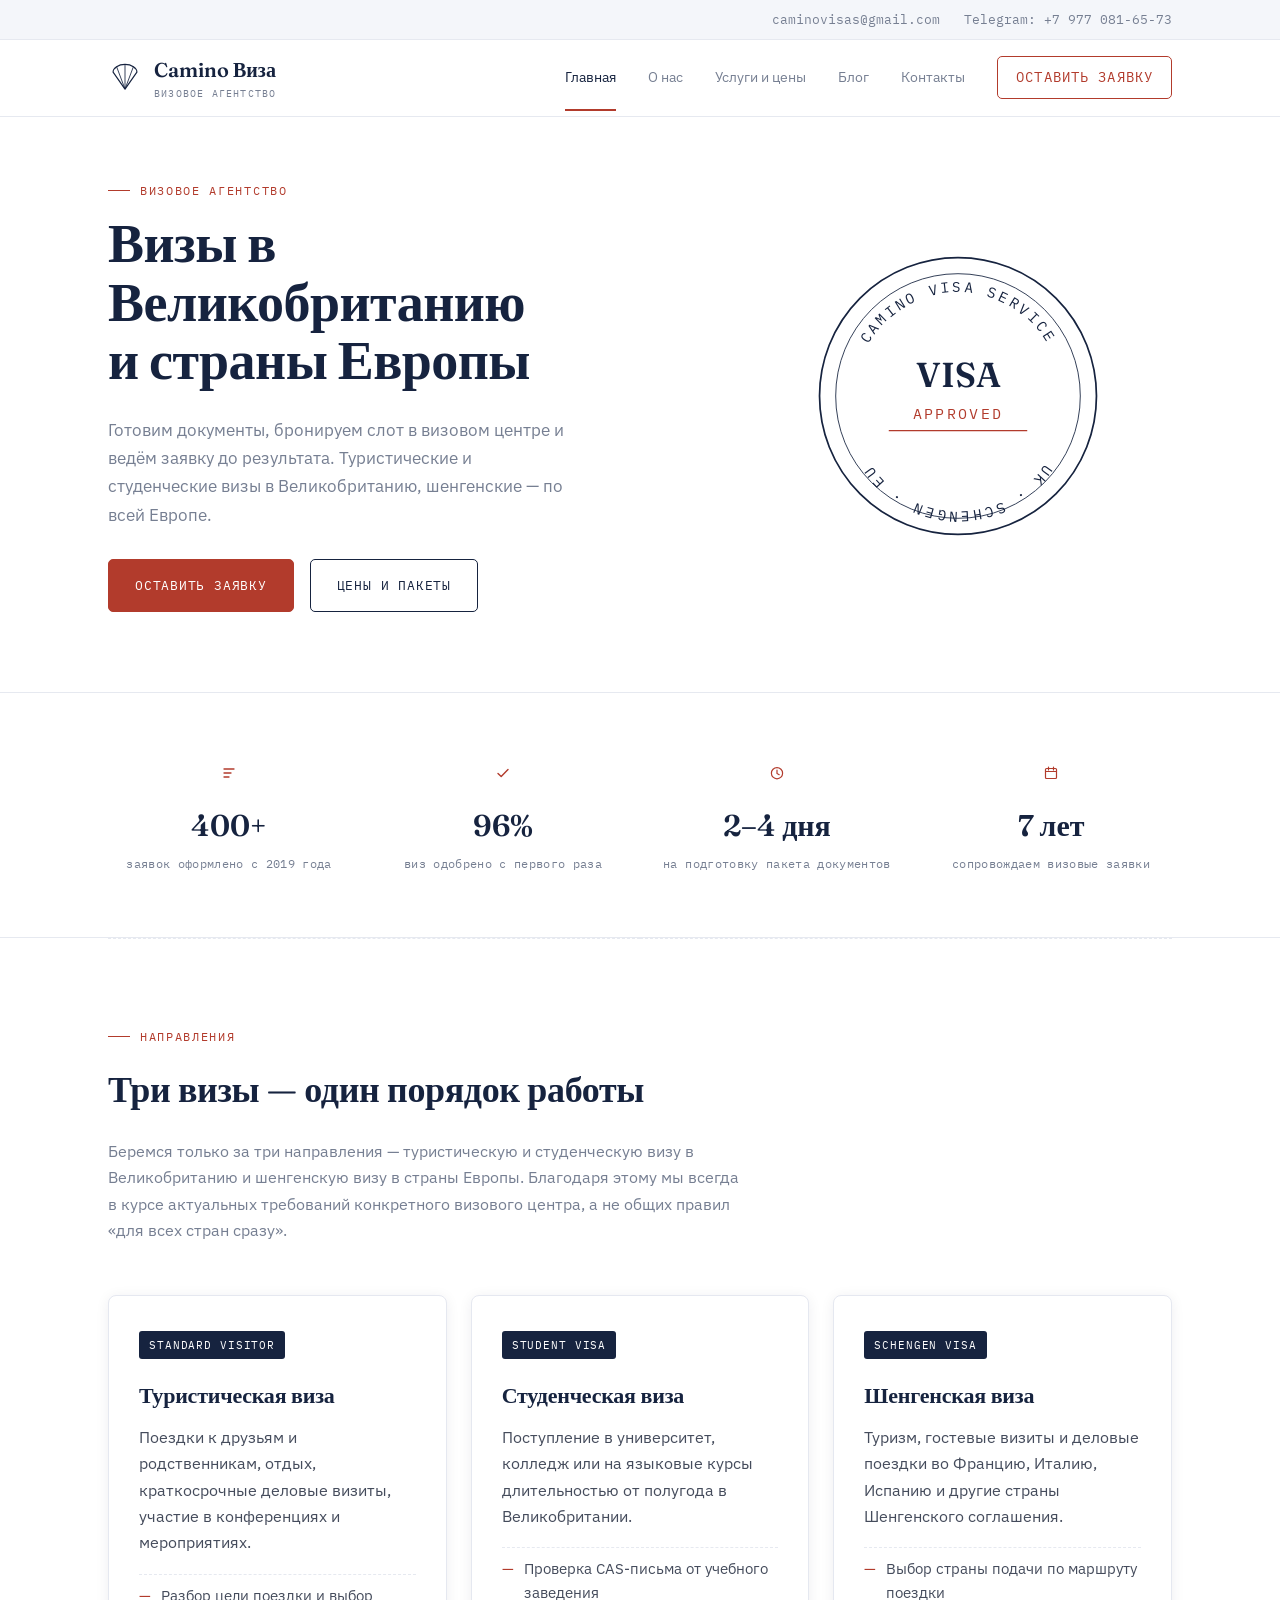
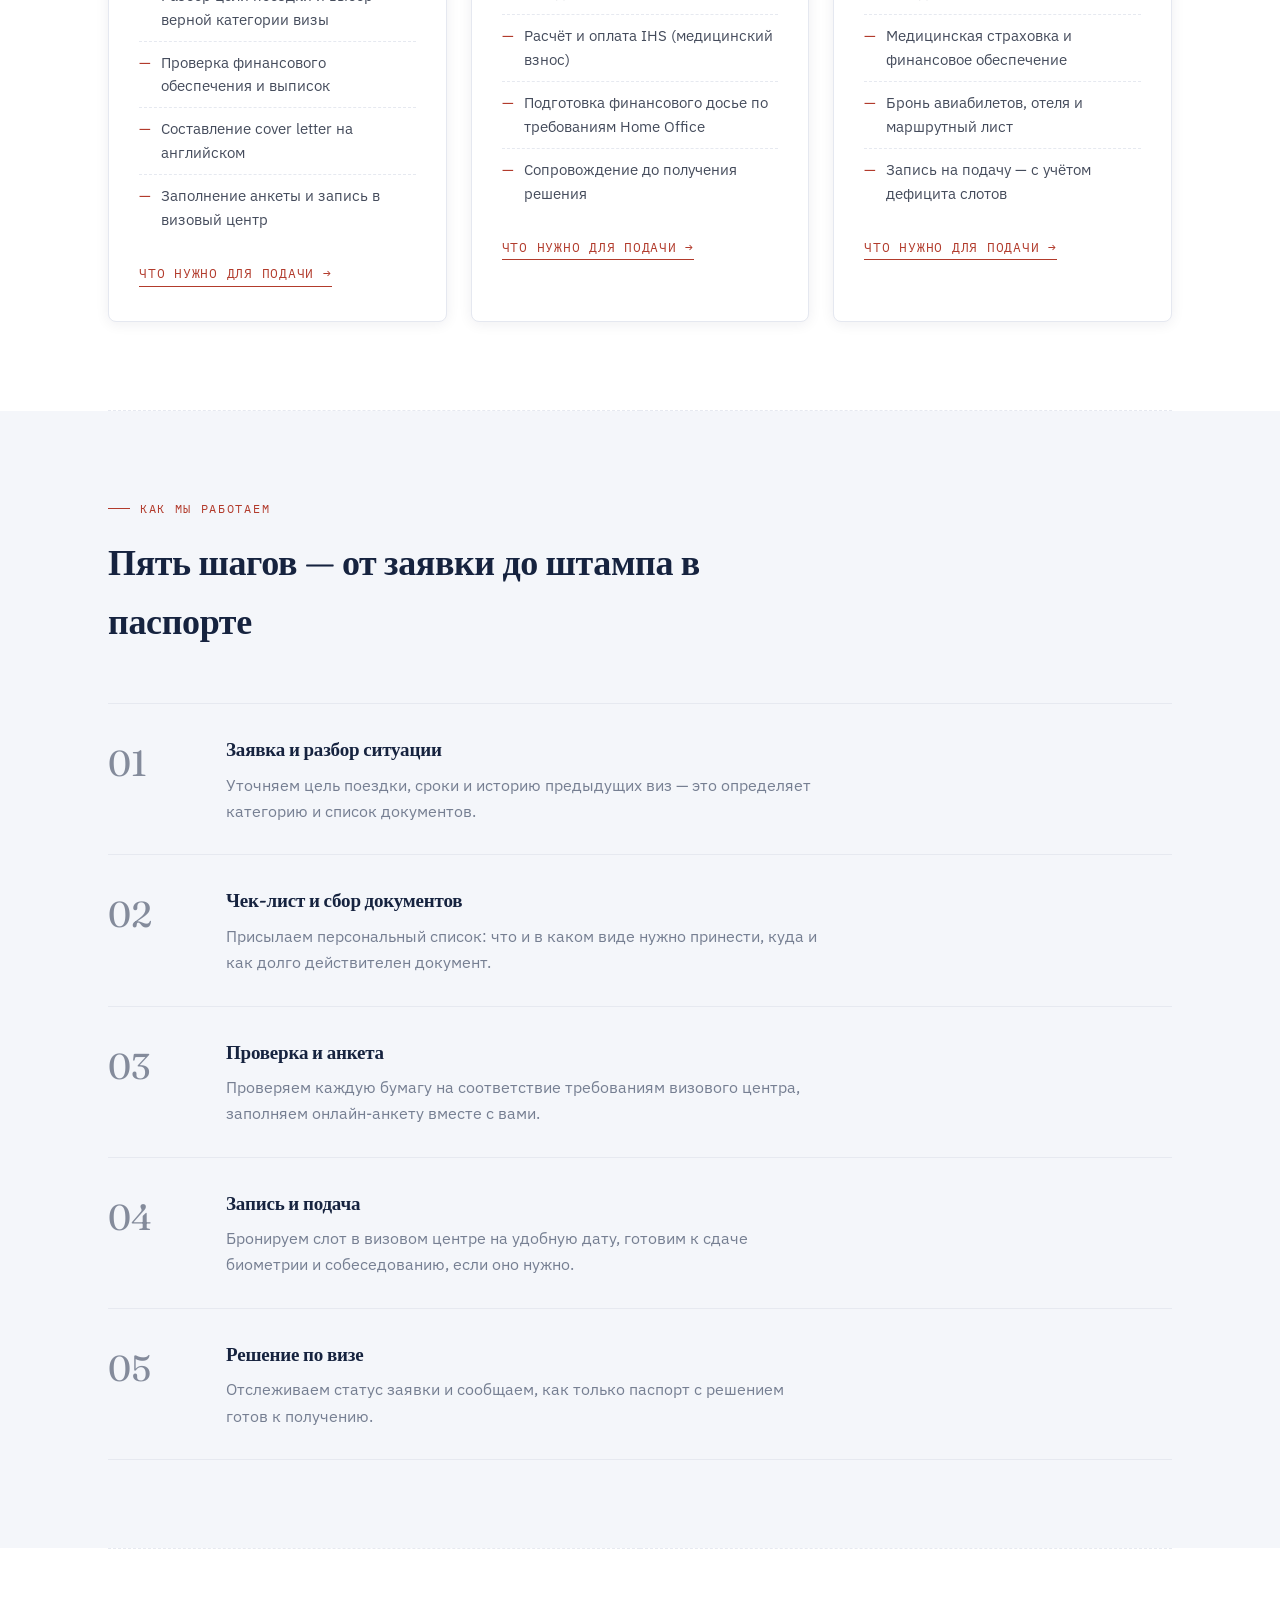
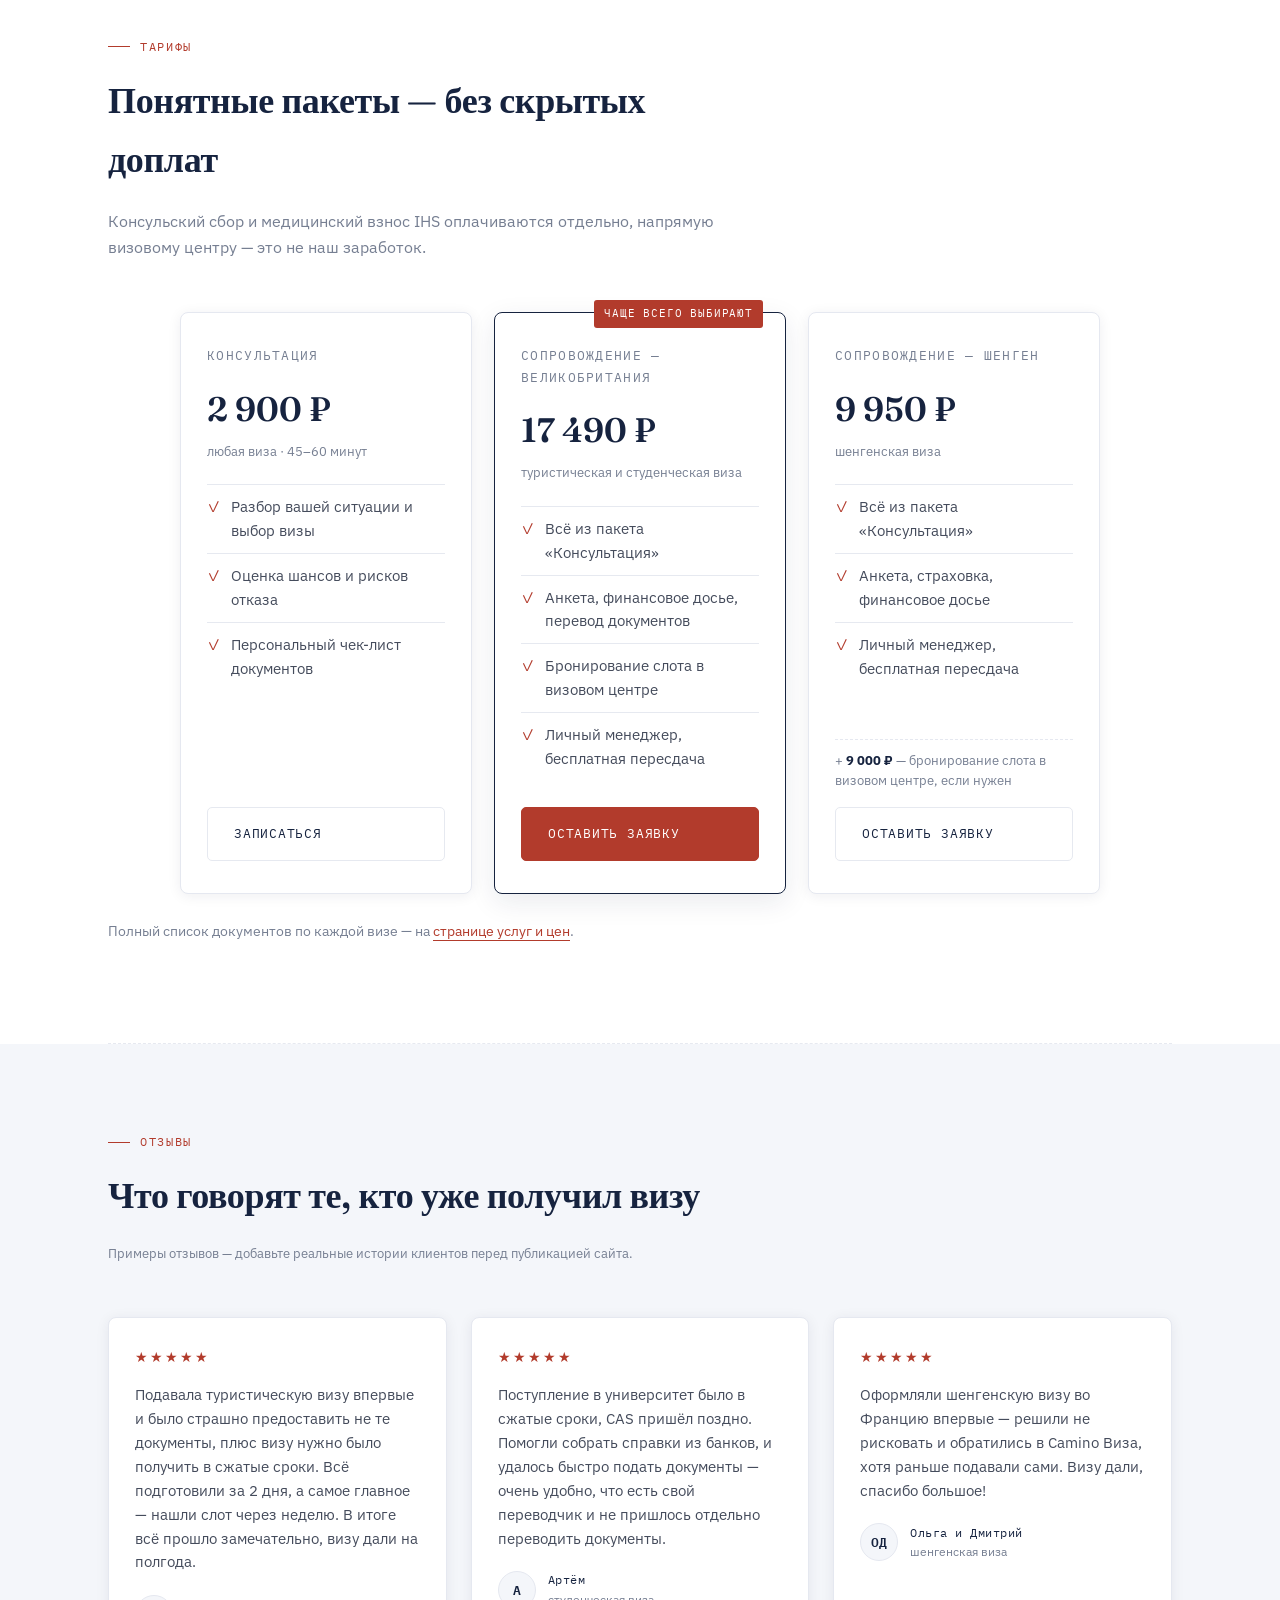
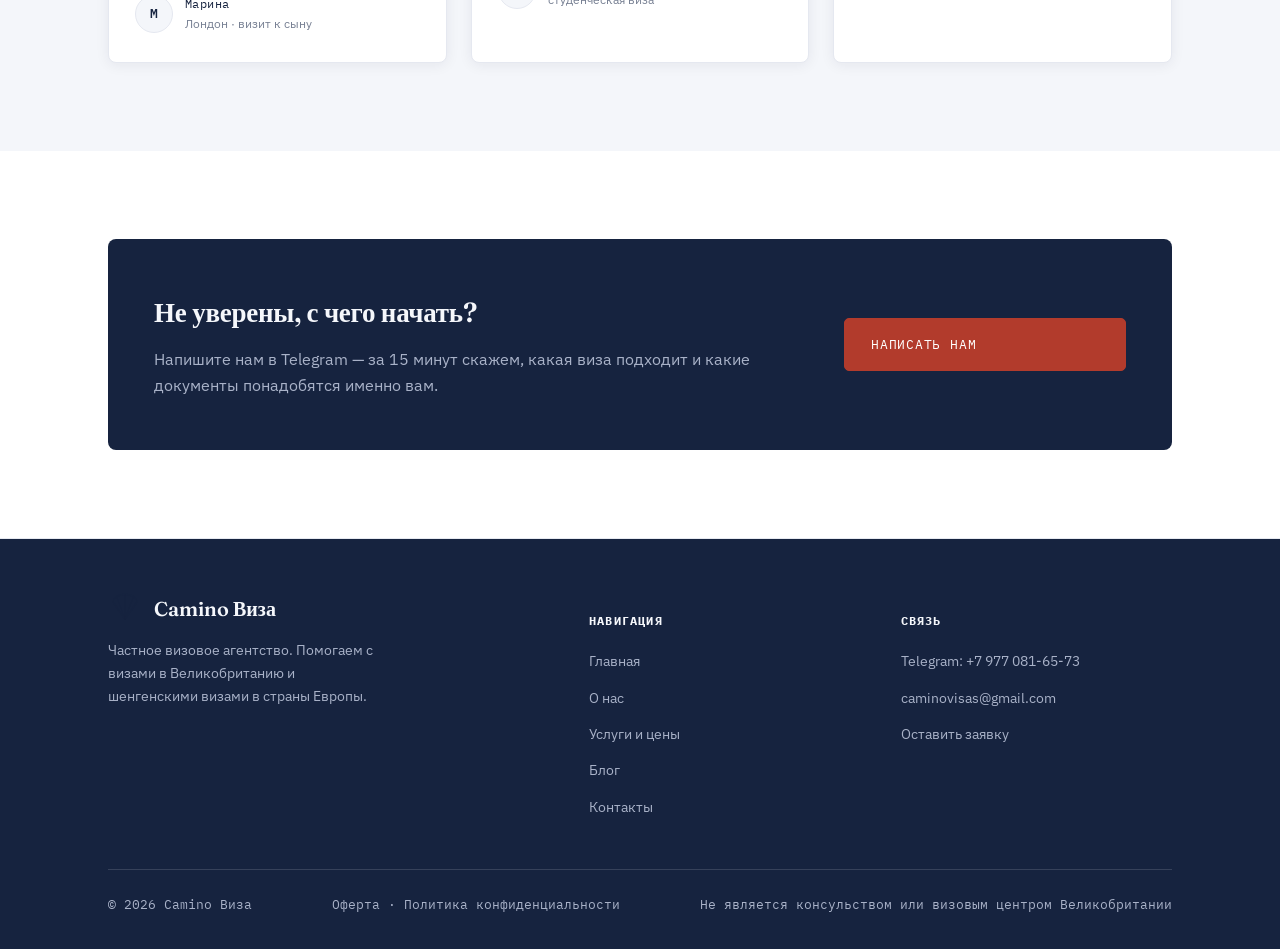
<file: index.html>
<!DOCTYPE html>
<html lang="ru">
<head>
<!-- Google tag (gtag.js) -->
<script async src="https://www.googletagmanager.com/gtag/js?id=AW-18080036248"></script>
<script>
  window.dataLayer = window.dataLayer || [];
  function gtag(){dataLayer.push(arguments);}
  gtag('js', new Date());

  gtag('config', 'AW-18080036248');
</script>
<meta charset="UTF-8">
<meta name="viewport" content="width=device-width, initial-scale=1.0">
<title>Camino Виза — визы в Великобританию и Шенген под ключ</title>
<meta name="description" content="Туристические и студенческие визы в Великобританию, а также шенгенские визы в страны Европы. Проверка документов, заполнение анкеты, запись в визовый центр — без ошибок и лишних поездок.">
<link rel="canonical" href="https://caminovisa.ru/index.html">
<meta property="og:type" content="website">
<meta property="og:title" content="Camino Виза — визы в Великобританию и Шенген под ключ">
<meta property="og:description" content="Туристические и студенческие визы в Великобританию, а также шенгенские визы в страны Европы.">
<link rel="preconnect" href="https://fonts.googleapis.com">
<link rel="stylesheet" href="style.css">
</head>
<body>

<div class="topbar">
  <div class="container">
    <a href="mailto:caminovisas@gmail.com">caminovisas@gmail.com</a>
    <a href="https://t.me/+79770816573">Telegram: +7 977 081-65-73</a>
  </div>
</div>

<header class="site-header">
  <div class="container">
    <a href="index.html" class="brand">
      <svg class="mark" viewBox="0 0 40 40" fill="none" xmlns="http://www.w3.org/2000/svg">
        <path d="M20 33 L6 13 A14 9 0 0 1 34 13 Z" stroke="#16233f" stroke-width="1.4" stroke-linejoin="round"/>
        <path d="M20 33 L10.1 6.6" stroke="#16233f" stroke-width="1"/>
        <path d="M20 33 L20 4" stroke="#16233f" stroke-width="1"/>
        <path d="M20 33 L29.9 6.6" stroke="#16233f" stroke-width="1"/>
      </svg>
      <span>Camino Виза<small>Визовое агентство</small></span>
    </a>
    <nav class="nav" id="siteNav">
      <a href="index.html" class="active">Главная</a>
      <a href="about.html">О нас</a>
      <a href="services.html">Услуги и цены</a>
      <a href="blog.html">Блог</a>
      <a href="contacts.html">Контакты</a>
      <a href="mailto:caminovisas@gmail.com?subject=%D0%97%D0%B0%D1%8F%D0%B2%D0%BA%D0%B0%20%D1%81%20%D1%81%D0%B0%D0%B9%D1%82%D0%B0%20Camino%20%D0%92%D0%B8%D0%B7%D0%B0" class="nav-cta">Оставить заявку</a>
    </nav>
    <button class="burger" id="burgerBtn" aria-label="Меню">☰</button>
  </div>
</header>

<section class="hero">
  <div class="container">
    <div>
      <div class="eyebrow">Визовое агентство</div>
      <h1>Визы в Великобританию<br>и страны Европы</h1>
      <p class="lede">Готовим документы, бронируем слот в визовом центре и ведём заявку до результата. Туристические и студенческие визы в Великобританию, шенгенские — по всей Европе.</p>
      <div class="hero-actions">
        <a href="mailto:caminovisas@gmail.com?subject=%D0%97%D0%B0%D1%8F%D0%B2%D0%BA%D0%B0%20%D1%81%20%D1%81%D0%B0%D0%B9%D1%82%D0%B0%20Camino%20%D0%92%D0%B8%D0%B7%D0%B0" class="btn btn-primary">Оставить заявку</a>
        <a href="services.html" class="btn btn-outline">Цены и пакеты</a>
      </div>
    </div>
    <div class="hero-stamp-wrap">
      <svg class="stamp stamp-ring" viewBox="0 0 260 260" xmlns="http://www.w3.org/2000/svg">
        <circle cx="130" cy="130" r="120" fill="none" stroke="#16233f" stroke-width="1.5"/>
        <circle cx="130" cy="130" r="106" fill="none" stroke="#16233f" stroke-width="0.75"/>
        <path id="topArc" d="M 40 130 A 90 90 0 0 1 220 130" fill="none"/>
        <path id="botArc" d="M 220 140 A 90 90 0 0 1 40 140" fill="none"/>
        <text font-family="IBM Plex Mono, monospace" font-size="12.5" letter-spacing="3" fill="#16233f">
          <textPath href="#topArc" startOffset="50%" text-anchor="middle">CAMINO VISA SERVICE</textPath>
        </text>
        <text font-family="IBM Plex Mono, monospace" font-size="12.5" letter-spacing="3" fill="#16233f">
          <textPath href="#botArc" startOffset="50%" text-anchor="middle">UK · SCHENGEN · EU</textPath>
        </text>
        <text x="130" y="122" font-family="Fraunces, serif" font-size="30" fill="#16233f" text-anchor="middle" font-weight="600">VISA</text>
        <text x="130" y="150" font-family="IBM Plex Mono, monospace" font-size="13" fill="#b23b2c" text-anchor="middle" letter-spacing="2">APPROVED</text>
        <line x1="70" y1="160" x2="190" y2="160" stroke="#b23b2c" stroke-width="1"/>
      </svg>
    </div>
  </div>
</section>

<section class="section" style="padding:64px 0;border-bottom:1px solid var(--line);">
  <div class="container">
    <div class="stat-grid">
      <div class="stat-card">
        <div class="stat-icon"><svg width="16" height="16" viewBox="0 0 16 16" fill="none"><path d="M3 4h10M3 8h7M3 12h5" stroke="currentColor" stroke-width="1.3" stroke-linecap="round"/></svg></div>
        <span class="stat-num">400+</span>
        <div class="stat-label">заявок оформлено с 2019 года</div>
      </div>
      <div class="stat-card">
        <div class="stat-icon"><svg width="16" height="16" viewBox="0 0 16 16" fill="none"><path d="M3 8.5L6.2 11.5L13 4.5" stroke="currentColor" stroke-width="1.4" stroke-linecap="round" stroke-linejoin="round"/></svg></div>
        <span class="stat-num">96%</span>
        <div class="stat-label">виз одобрено с первого раза</div>
      </div>
      <div class="stat-card">
        <div class="stat-icon"><svg width="16" height="16" viewBox="0 0 16 16" fill="none"><circle cx="8" cy="8.2" r="5.6" stroke="currentColor" stroke-width="1.2"/><path d="M8 5.2v3.2l2.2 1.3" stroke="currentColor" stroke-width="1.2" stroke-linecap="round"/></svg></div>
        <span class="stat-num">2–4 дня</span>
        <div class="stat-label">на подготовку пакета документов</div>
      </div>
      <div class="stat-card">
        <div class="stat-icon"><svg width="16" height="16" viewBox="0 0 16 16" fill="none"><rect x="2.5" y="3.5" width="11" height="10" rx="1" stroke="currentColor" stroke-width="1.2"/><path d="M2.5 6.5h11M5.5 2v3M10.5 2v3" stroke="currentColor" stroke-width="1.2" stroke-linecap="round"/></svg></div>
        <span class="stat-num">7 лет</span>
        <div class="stat-label">сопровождаем визовые заявки</div>
      </div>
    </div>
  </div>
</section>

<div class="perf"><span class="perf-dot"></span><span class="perf-dot"></span></div>

<section class="section" id="services">
  <div class="container">
    <div class="section-head">
      <div class="eyebrow">Направления</div>
      <h2>Три визы — один порядок работы</h2>
      <p>Беремся только за три направления — туристическую и студенческую визу в Великобританию и шенгенскую визу в страны Европы. Благодаря этому мы всегда в курсе актуальных требований конкретного визового центра, а не общих правил «для всех стран сразу».</p>
    </div>
    <div class="cards-grid">
      <div class="doc-card" data-code="STD/TOUR">
        <span class="tag">Standard Visitor</span>
        <h3>Туристическая виза</h3>
        <p>Поездки к друзьям и родственникам, отдых, краткосрочные деловые визиты, участие в конференциях и мероприятиях.</p>
        <ul>
          <li>Разбор цели поездки и выбор верной категории визы</li>
          <li>Проверка финансового обеспечения и выписок</li>
          <li>Составление cover letter на английском</li>
          <li>Заполнение анкеты и запись в визовый центр</li>
        </ul>
        <a href="services.html#tourist" class="card-link">Что нужно для подачи →</a>
      </div>
      <div class="doc-card" data-code="TIER-4/STU">
        <span class="tag">Student Visa</span>
        <h3>Студенческая виза</h3>
        <p>Поступление в университет, колледж или на языковые курсы длительностью от полугода в Великобритании.</p>
        <ul>
          <li>Проверка CAS-письма от учебного заведения</li>
          <li>Расчёт и оплата IHS (медицинский взнос)</li>
          <li>Подготовка финансового досье по требованиям Home Office</li>
          <li>Сопровождение до получения решения</li>
        </ul>
        <a href="services.html#student" class="card-link">Что нужно для подачи →</a>
      </div>
      <div class="doc-card" data-code="SCH/UNIF">
        <span class="tag">Schengen Visa</span>
        <h3>Шенгенская виза</h3>
        <p>Туризм, гостевые визиты и деловые поездки во Францию, Италию, Испанию и другие страны Шенгенского соглашения.</p>
        <ul>
          <li>Выбор страны подачи по маршруту поездки</li>
          <li>Медицинская страховка и финансовое обеспечение</li>
          <li>Бронь авиабилетов, отеля и маршрутный лист</li>
          <li>Запись на подачу — с учётом дефицита слотов</li>
        </ul>
        <a href="services.html#schengen" class="card-link">Что нужно для подачи →</a>
      </div>
    </div>
  </div>
</section>

<div class="perf"><span class="perf-dot"></span><span class="perf-dot"></span></div>

<section class="section section-alt">
  <div class="container">
    <div class="section-head">
      <div class="eyebrow">Как мы работаем</div>
      <h2>Пять шагов — от заявки до штампа в паспорте</h2>
    </div>
    <div class="process-list">
      <div class="process-item">
        <div class="process-num">01</div>
        <div>
          <h4>Заявка и разбор ситуации</h4>
          <p>Уточняем цель поездки, сроки и историю предыдущих виз — это определяет категорию и список документов.</p>
        </div>
      </div>
      <div class="process-item">
        <div class="process-num">02</div>
        <div>
          <h4>Чек-лист и сбор документов</h4>
          <p>Присылаем персональный список: что и в каком виде нужно принести, куда и как долго действителен документ.</p>
        </div>
      </div>
      <div class="process-item">
        <div class="process-num">03</div>
        <div>
          <h4>Проверка и анкета</h4>
          <p>Проверяем каждую бумагу на соответствие требованиям визового центра, заполняем онлайн-анкету вместе с вами.</p>
        </div>
      </div>
      <div class="process-item">
        <div class="process-num">04</div>
        <div>
          <h4>Запись и подача</h4>
          <p>Бронируем слот в визовом центре на удобную дату, готовим к сдаче биометрии и собеседованию, если оно нужно.</p>
        </div>
      </div>
      <div class="process-item">
        <div class="process-num">05</div>
        <div>
          <h4>Решение по визе</h4>
          <p>Отслеживаем статус заявки и сообщаем, как только паспорт с решением готов к получению.</p>
        </div>
      </div>
    </div>
  </div>
</section>

<div class="perf"><span class="perf-dot"></span><span class="perf-dot"></span></div>

<section class="section">
  <div class="container">
    <div class="section-head">
      <div class="eyebrow">Тарифы</div>
      <h2>Понятные пакеты — без скрытых доплат</h2>
      <p>Консульский сбор и медицинский взнос IHS оплачиваются отдельно, напрямую визовому центру — это не наш заработок.</p>
    </div>
    <div class="price-grid" style="max-width:920px;margin:0 auto;">
      <div class="price-card">
        <div class="price-name">Консультация</div>
        <div class="price-value">2 900 ₽</div>
        <div class="price-note">любая виза · 45–60 минут</div>
        <ul>
          <li>Разбор вашей ситуации и выбор визы</li>
          <li>Оценка шансов и рисков отказа</li>
          <li>Персональный чек-лист документов</li>
        </ul>
        <a href="contacts.html" class="btn btn-ghost">Записаться</a>
      </div>
      <div class="price-card featured">
        <span class="seal">Чаще всего выбирают</span>
        <div class="price-name">Сопровождение — Великобритания</div>
        <div class="price-value">17 490 ₽</div>
        <div class="price-note">туристическая и студенческая виза</div>
        <ul>
          <li>Всё из пакета «Консультация»</li>
          <li>Анкета, финансовое досье, перевод документов</li>
          <li>Бронирование слота в визовом центре</li>
          <li>Личный менеджер, бесплатная пересдача</li>
        </ul>
        <a href="mailto:caminovisas@gmail.com?subject=%D0%97%D0%B0%D1%8F%D0%B2%D0%BA%D0%B0%20%D1%81%20%D1%81%D0%B0%D0%B9%D1%82%D0%B0%20Camino%20%D0%92%D0%B8%D0%B7%D0%B0" class="btn btn-primary">Оставить заявку</a>
      </div>
      <div class="price-card">
        <div class="price-name">Сопровождение — Шенген</div>
        <div class="price-value">9 950 ₽</div>
        <div class="price-note">шенгенская виза</div>
        <ul>
          <li>Всё из пакета «Консультация»</li>
          <li>Анкета, страховка, финансовое досье</li>
          <li>Личный менеджер, бесплатная пересдача</li>
        </ul>
        <div class="price-addon">+ <strong>9 000 ₽</strong> — бронирование слота в визовом центре, если нужен</div>
        <a href="mailto:caminovisas@gmail.com?subject=%D0%97%D0%B0%D1%8F%D0%B2%D0%BA%D0%B0%20%D1%81%20%D1%81%D0%B0%D0%B9%D1%82%D0%B0%20Camino%20%D0%92%D0%B8%D0%B7%D0%B0" class="btn btn-ghost">Оставить заявку</a>
      </div>
    </div>
    <p style="margin-top:26px;font-size:13.5px;color:var(--text-muted);">Полный список документов по каждой визе — на <a href="services.html" style="color:var(--red);border-bottom:1px solid var(--red);">странице услуг и цен</a>.</p>
  </div>
</section>

<div class="perf"><span class="perf-dot"></span><span class="perf-dot"></span></div>

<section class="section section-alt">
  <div class="container">
    <div class="section-head">
      <div class="eyebrow">Отзывы</div>
      <h2>Что говорят те, кто уже получил визу</h2>
      <p style="font-size:13px;color:var(--text-muted);">Примеры отзывов — добавьте реальные истории клиентов перед публикацией сайта.</p>
    </div>
    <div class="review-grid">
      <div class="review-card">
        <div class="review-stars">★★★★★</div>
        <p class="review-text">Подавала туристическую визу впервые и было страшно предоставить не те документы, плюс визу нужно было получить в сжатые сроки. Всё подготовили за 2 дня, а самое главное — нашли слот через неделю. В итоге всё прошло замечательно, визу дали на полгода.</p>
        <div class="review-person">
          <div class="review-avatar">М</div>
          <div>
            <div class="review-name">Марина</div>
            <div class="review-sub">Лондон · визит к сыну</div>
          </div>
        </div>
      </div>
      <div class="review-card">
        <div class="review-stars">★★★★★</div>
        <p class="review-text">Поступление в университет было в сжатые сроки, CAS пришёл поздно. Помогли собрать справки из банков, и удалось быстро подать документы — очень удобно, что есть свой переводчик и не пришлось отдельно переводить документы.</p>
        <div class="review-person">
          <div class="review-avatar">А</div>
          <div>
            <div class="review-name">Артём</div>
            <div class="review-sub">студенческая виза</div>
          </div>
        </div>
      </div>
      <div class="review-card">
        <div class="review-stars">★★★★★</div>
        <p class="review-text">Оформляли шенгенскую визу во Францию впервые — решили не рисковать и обратились в Camino Виза, хотя раньше подавали сами. Визу дали, спасибо большое!</p>
        <div class="review-person">
          <div class="review-avatar">ОД</div>
          <div>
            <div class="review-name">Ольга и Дмитрий</div>
            <div class="review-sub">шенгенская виза</div>
          </div>
        </div>
      </div>
    </div>
  </div>
</section>

<section class="section">
  <div class="container">
    <div class="cta-block">
      <div>
        <h3>Не уверены, с чего начать?</h3>
        <p>Напишите нам в Telegram — за 15 минут скажем, какая виза подходит и какие документы понадобятся именно вам.</p>
      </div>
      <a href="contacts.html" class="btn btn-primary">Написать нам</a>
    </div>
  </div>
</section>

<footer class="site-footer">
  <div class="container">
    <div class="footer-grid">
      <div>
        <div class="brand" style="margin-bottom:14px;">
          <svg class="mark" viewBox="0 0 40 40" fill="none" xmlns="http://www.w3.org/2000/svg" width="30" height="30">
            <path d="M20 33 L6 13 A14 9 0 0 1 34 13 Z" stroke="#16233f" stroke-width="1.4" stroke-linejoin="round"/>
            <path d="M20 33 L10.1 6.6" stroke="#16233f" stroke-width="1"/>
            <path d="M20 33 L20 4" stroke="#16233f" stroke-width="1"/>
            <path d="M20 33 L29.9 6.6" stroke="#16233f" stroke-width="1"/>
          </svg>
          <span>Camino Виза</span>
        </div>
        <p style="color:var(--on-dark-muted);font-size:14px;max-width:34ch;">Частное визовое агентство. Помогаем с визами в Великобританию и шенгенскими визами в страны Европы.</p>
      </div>
      <div>
        <h5>Навигация</h5>
        <ul>
          <li><a href="index.html">Главная</a></li>
          <li><a href="about.html">О нас</a></li>
          <li><a href="services.html">Услуги и цены</a></li>
          <li><a href="blog.html">Блог</a></li>
          <li><a href="contacts.html">Контакты</a></li>
        </ul>
      </div>
      <div>
        <h5>Связь</h5>
        <ul>
          <li><a href="https://t.me/+79770816573">Telegram: +7 977 081-65-73</a></li>
          <li><a href="mailto:caminovisas@gmail.com">caminovisas@gmail.com</a></li>
          <li><a href="mailto:caminovisas@gmail.com?subject=%D0%97%D0%B0%D1%8F%D0%B2%D0%BA%D0%B0%20%D1%81%20%D1%81%D0%B0%D0%B9%D1%82%D0%B0%20Camino%20%D0%92%D0%B8%D0%B7%D0%B0">Оставить заявку</a></li>
        </ul>
      </div>
    </div>
    <div class="footer-bottom">
      <span>© 2026 Camino Виза</span>
      <span><a href="oferta.html">Оферта</a> · <a href="privacy.html">Политика конфиденциальности</a></span>
      <span>Не является консульством или визовым центром Великобритании</span>
    </div>
  </div>
</footer>

<script src="script.js"></script>
</body>
</html>
</file>
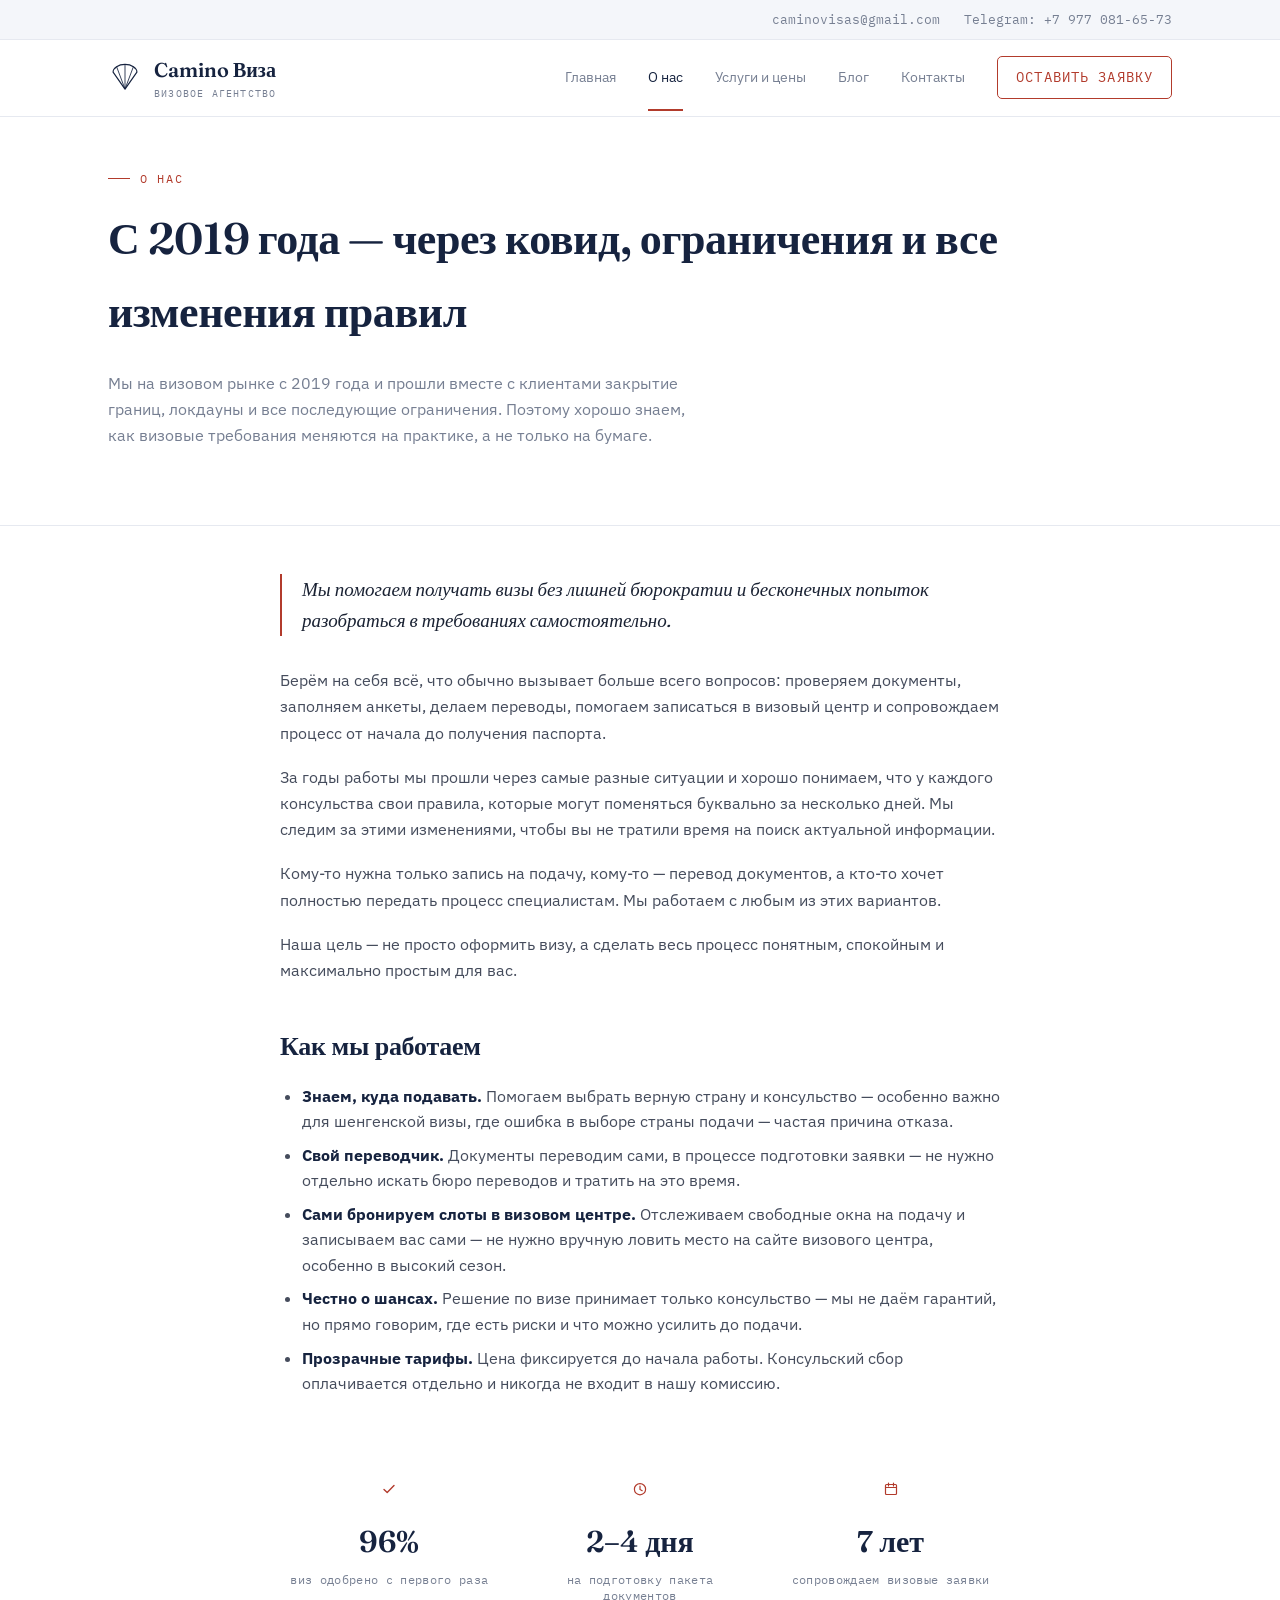
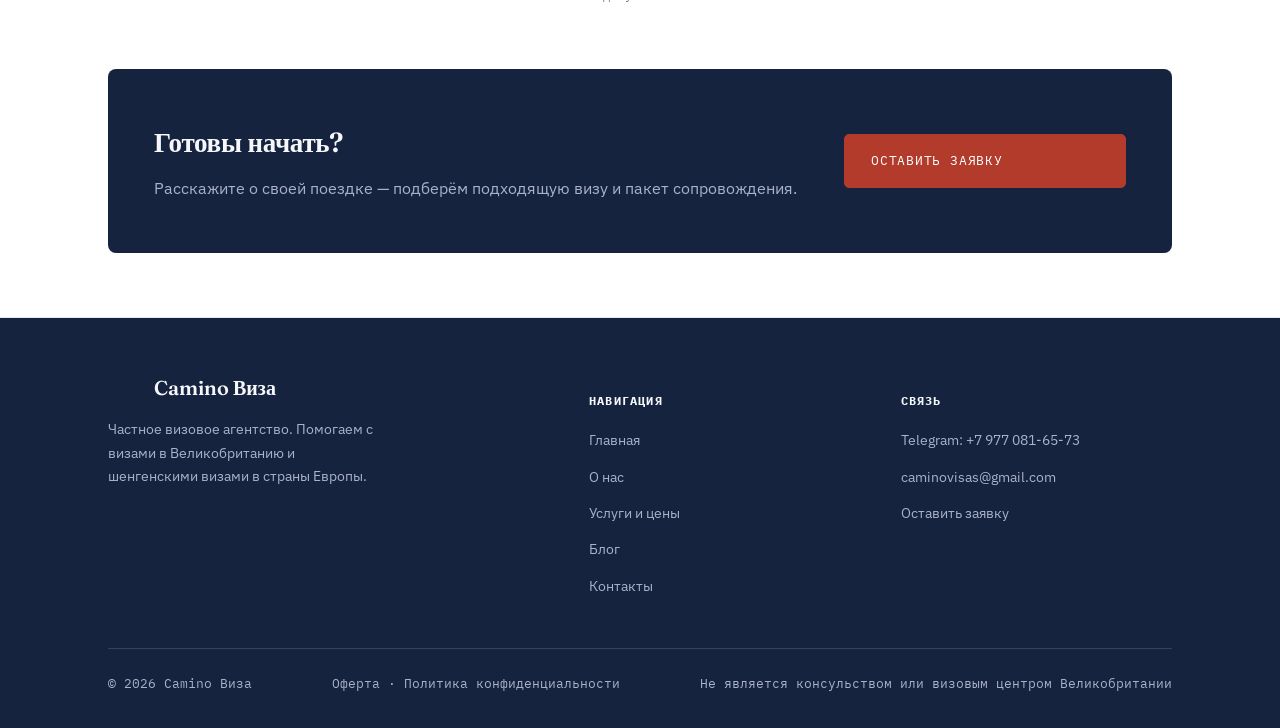
<file: about.html>
<!DOCTYPE html>
<html lang="ru">
<head>
<!-- Google tag (gtag.js) -->
<script async src="https://www.googletagmanager.com/gtag/js?id=AW-18080036248"></script>
<script>
  window.dataLayer = window.dataLayer || [];
  function gtag(){dataLayer.push(arguments);}
  gtag('js', new Date());

  gtag('config', 'AW-18080036248');
</script>
<meta charset="UTF-8">
<meta name="viewport" content="width=device-width, initial-scale=1.0">
<title>О нас — Camino Виза</title>
<meta name="description" content="Camino Виза работает с 2019 года: знаем, в какую страну подавать документы, переводим их сами и бронируем слоты в визовом центре. Честно о шансах, прозрачные тарифы.">
<link rel="canonical" href="https://caminovisa.ru/about.html">
<meta property="og:type" content="website">
<meta property="og:title" content="О нас — Camino Виза">
<meta property="og:description" content="С 2019 года: знаем, куда подавать документы, свой переводчик и самостоятельное бронирование слотов в визовом центре.">
<link rel="preconnect" href="https://fonts.googleapis.com">
<link rel="stylesheet" href="style.css">
</head>
<body>

<div class="topbar">
  <div class="container">
    <a href="mailto:caminovisas@gmail.com">caminovisas@gmail.com</a>
    <a href="https://t.me/+79770816573">Telegram: +7 977 081-65-73</a>
  </div>
</div>

<header class="site-header">
  <div class="container">
    <a href="index.html" class="brand">
      <svg class="mark" viewBox="0 0 40 40" fill="none" xmlns="http://www.w3.org/2000/svg">
        <path d="M20 33 L6 13 A14 9 0 0 1 34 13 Z" stroke="#16233f" stroke-width="1.4" stroke-linejoin="round"/>
        <path d="M20 33 L10.1 6.6" stroke="#16233f" stroke-width="1"/>
        <path d="M20 33 L20 4" stroke="#16233f" stroke-width="1"/>
        <path d="M20 33 L29.9 6.6" stroke="#16233f" stroke-width="1"/>
      </svg>
      <span>Camino Виза<small>Визовое агентство</small></span>
    </a>
    <nav class="nav" id="siteNav">
      <a href="index.html">Главная</a>
      <a href="about.html" class="active">О нас</a>
      <a href="services.html">Услуги и цены</a>
      <a href="blog.html">Блог</a>
      <a href="contacts.html">Контакты</a>
      <a href="mailto:caminovisas@gmail.com?subject=%D0%97%D0%B0%D1%8F%D0%B2%D0%BA%D0%B0%20%D1%81%20%D1%81%D0%B0%D0%B9%D1%82%D0%B0%20Camino%20%D0%92%D0%B8%D0%B7%D0%B0" class="nav-cta">Оставить заявку</a>
    </nav>
    <button class="burger" id="burgerBtn" aria-label="Меню">☰</button>
  </div>
</header>

<section class="page-hero">
  <div class="container">
    <div class="eyebrow">О нас</div>
    <h1>С 2019 года — через ковид, ограничения и все изменения правил</h1>
    <p>Мы на визовом рынке с 2019 года и прошли вместе с клиентами закрытие границ, локдауны и все последующие ограничения. Поэтому хорошо знаем, как визовые требования меняются на практике, а не только на бумаге.</p>
  </div>
</section>

<section class="section" style="padding:48px 0 40px;">
  <div class="container">
    <div class="article-wrap content-plain">
      <p class="lead">Мы помогаем получать визы без лишней бюрократии и бесконечных попыток разобраться в требованиях самостоятельно.</p>
      <p>Берём на себя всё, что обычно вызывает больше всего вопросов: проверяем документы, заполняем анкеты, делаем переводы, помогаем записаться в визовый центр и сопровождаем процесс от начала до получения паспорта.</p>
      <p>За годы работы мы прошли через самые разные ситуации и хорошо понимаем, что у каждого консульства свои правила, которые могут поменяться буквально за несколько дней. Мы следим за этими изменениями, чтобы вы не тратили время на поиск актуальной информации.</p>
      <p>Кому-то нужна только запись на подачу, кому-то — перевод документов, а кто-то хочет полностью передать процесс специалистам. Мы работаем с любым из этих вариантов.</p>
      <p>Наша цель — не просто оформить визу, а сделать весь процесс понятным, спокойным и максимально простым для вас.</p>

      <h2>Как мы работаем</h2>
      <ul>
        <li><strong>Знаем, куда подавать.</strong> Помогаем выбрать верную страну и консульство — особенно важно для шенгенской визы, где ошибка в выборе страны подачи — частая причина отказа.</li>
        <li><strong>Свой переводчик.</strong> Документы переводим сами, в процессе подготовки заявки — не нужно отдельно искать бюро переводов и тратить на это время.</li>
        <li><strong>Сами бронируем слоты в визовом центре.</strong> Отслеживаем свободные окна на подачу и записываем вас сами — не нужно вручную ловить место на сайте визового центра, особенно в высокий сезон.</li>
        <li><strong>Честно о шансах.</strong> Решение по визе принимает только консульство — мы не даём гарантий, но прямо говорим, где есть риски и что можно усилить до подачи.</li>
        <li><strong>Прозрачные тарифы.</strong> Цена фиксируется до начала работы. Консульский сбор оплачивается отдельно и никогда не входит в нашу комиссию.</li>
      </ul>
    </div>
  </div>
</section>

<section class="section" style="padding:16px 0 48px;">
  <div class="container">
    <div class="stat-grid" style="grid-template-columns:repeat(3,1fr);max-width:720px;margin:0 auto;">
      <div class="stat-card">
        <div class="stat-icon"><svg width="16" height="16" viewBox="0 0 16 16" fill="none"><path d="M3 8.5L6.2 11.5L13 4.5" stroke="currentColor" stroke-width="1.4" stroke-linecap="round" stroke-linejoin="round"/></svg></div>
        <span class="stat-num">96%</span>
        <div class="stat-label">виз одобрено с первого раза</div>
      </div>
      <div class="stat-card">
        <div class="stat-icon"><svg width="16" height="16" viewBox="0 0 16 16" fill="none"><circle cx="8" cy="8.2" r="5.6" stroke="currentColor" stroke-width="1.2"/><path d="M8 5.2v3.2l2.2 1.3" stroke="currentColor" stroke-width="1.2" stroke-linecap="round"/></svg></div>
        <span class="stat-num">2–4 дня</span>
        <div class="stat-label">на подготовку пакета документов</div>
      </div>
      <div class="stat-card">
        <div class="stat-icon"><svg width="16" height="16" viewBox="0 0 16 16" fill="none"><rect x="2.5" y="3.5" width="11" height="10" rx="1" stroke="currentColor" stroke-width="1.2"/><path d="M2.5 6.5h11M5.5 2v3M10.5 2v3" stroke="currentColor" stroke-width="1.2" stroke-linecap="round"/></svg></div>
        <span class="stat-num">7 лет</span>
        <div class="stat-label">сопровождаем визовые заявки</div>
      </div>
    </div>
  </div>
</section>

<section class="section" style="padding:16px 0 64px;">
  <div class="container">
    <div class="cta-block">
      <div>
        <h3>Готовы начать?</h3>
        <p>Расскажите о своей поездке — подберём подходящую визу и пакет сопровождения.</p>
      </div>
      <a href="mailto:caminovisas@gmail.com?subject=%D0%97%D0%B0%D1%8F%D0%B2%D0%BA%D0%B0%20%D1%81%20%D1%81%D0%B0%D0%B9%D1%82%D0%B0%20Camino%20%D0%92%D0%B8%D0%B7%D0%B0" class="btn btn-primary">Оставить заявку</a>
    </div>
  </div>
</section>

<footer class="site-footer">
  <div class="container">
    <div class="footer-grid">
      <div>
        <div class="brand" style="margin-bottom:14px;">
          <svg class="mark" viewBox="0 0 40 40" fill="none" xmlns="http://www.w3.org/2000/svg" width="30" height="30">
            <path d="M20 33 L6 13 A14 9 0 0 1 34 13 Z" stroke="#16233f" stroke-width="1.4" stroke-linejoin="round"/>
            <path d="M20 33 L10.1 6.6" stroke="#16233f" stroke-width="1"/>
            <path d="M20 33 L20 4" stroke="#16233f" stroke-width="1"/>
            <path d="M20 33 L29.9 6.6" stroke="#16233f" stroke-width="1"/>
          </svg>
          <span>Camino Виза</span>
        </div>
        <p style="color:var(--on-dark-muted);font-size:14px;max-width:34ch;">Частное визовое агентство. Помогаем с визами в Великобританию и шенгенскими визами в страны Европы.</p>
      </div>
      <div>
        <h5>Навигация</h5>
        <ul>
          <li><a href="index.html">Главная</a></li>
          <li><a href="about.html">О нас</a></li>
          <li><a href="services.html">Услуги и цены</a></li>
          <li><a href="blog.html">Блог</a></li>
          <li><a href="contacts.html">Контакты</a></li>
        </ul>
      </div>
      <div>
        <h5>Связь</h5>
        <ul>
          <li><a href="https://t.me/+79770816573">Telegram: +7 977 081-65-73</a></li>
          <li><a href="mailto:caminovisas@gmail.com">caminovisas@gmail.com</a></li>
          <li><a href="mailto:caminovisas@gmail.com?subject=%D0%97%D0%B0%D1%8F%D0%B2%D0%BA%D0%B0%20%D1%81%20%D1%81%D0%B0%D0%B9%D1%82%D0%B0%20Camino%20%D0%92%D0%B8%D0%B7%D0%B0">Оставить заявку</a></li>
        </ul>
      </div>
    </div>
    <div class="footer-bottom">
      <span>© 2026 Camino Виза</span>
      <span><a href="oferta.html">Оферта</a> · <a href="privacy.html">Политика конфиденциальности</a></span>
      <span>Не является консульством или визовым центром Великобритании</span>
    </div>
  </div>
</footer>

<script src="script.js"></script>
</body>
</html>
</file>
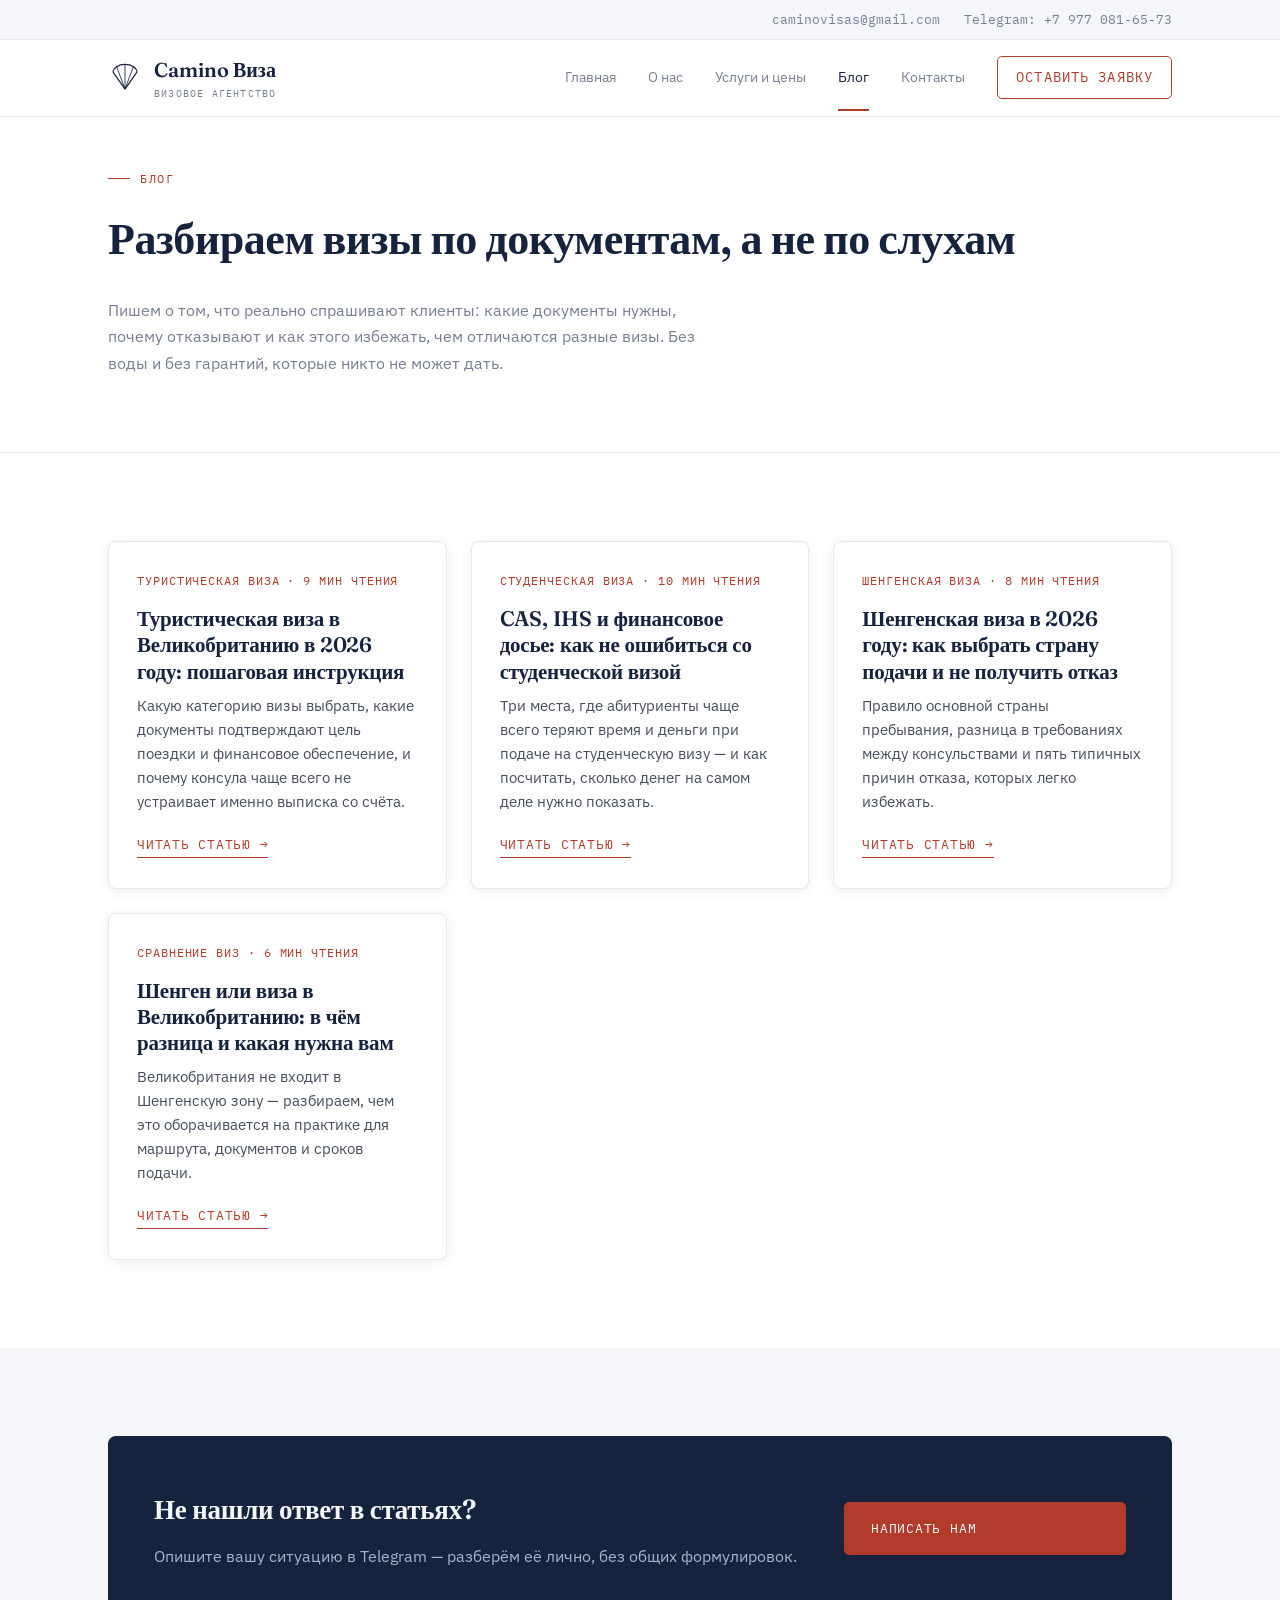
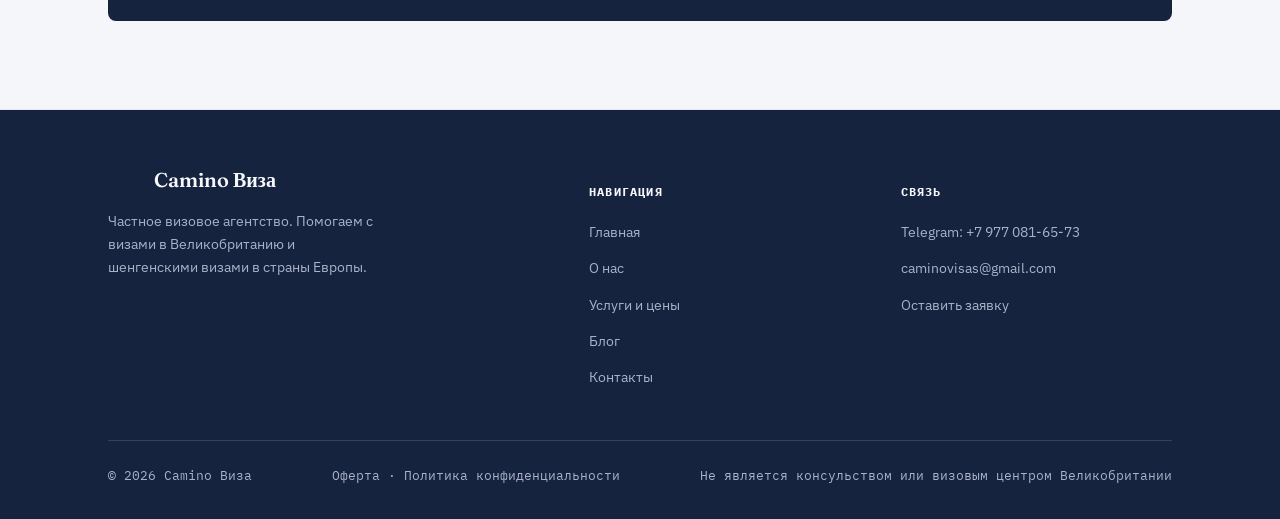
<file: blog.html>
<!DOCTYPE html>
<html lang="ru">
<head>
<!-- Google tag (gtag.js) -->
<script async src="https://www.googletagmanager.com/gtag/js?id=AW-18080036248"></script>
<script>
  window.dataLayer = window.dataLayer || [];
  function gtag(){dataLayer.push(arguments);}
  gtag('js', new Date());

  gtag('config', 'AW-18080036248');
</script>
<meta charset="UTF-8">
<meta name="viewport" content="width=device-width, initial-scale=1.0">
<title>Блог о визах в Великобританию и Шенген — Camino Виза</title>
<meta name="description" content="Разборы визовых требований, документов и частых причин отказа: туристическая и студенческая визы в Великобританию, шенгенская виза в страны Европы.">
<link rel="canonical" href="https://caminovisa.ru/blog.html">
<link rel="preconnect" href="https://fonts.googleapis.com">
<link rel="stylesheet" href="style.css">
</head>
<body>

<div class="topbar">
  <div class="container">
    <a href="mailto:caminovisas@gmail.com">caminovisas@gmail.com</a>
    <a href="https://t.me/+79770816573">Telegram: +7 977 081-65-73</a>
  </div>
</div>

<header class="site-header">
  <div class="container">
    <a href="index.html" class="brand">
      <svg class="mark" viewBox="0 0 40 40" fill="none" xmlns="http://www.w3.org/2000/svg">
        <path d="M20 33 L6 13 A14 9 0 0 1 34 13 Z" stroke="#16233f" stroke-width="1.4" stroke-linejoin="round"/>
        <path d="M20 33 L10.1 6.6" stroke="#16233f" stroke-width="1"/>
        <path d="M20 33 L20 4" stroke="#16233f" stroke-width="1"/>
        <path d="M20 33 L29.9 6.6" stroke="#16233f" stroke-width="1"/>
      </svg>
      <span>Camino Виза<small>Визовое агентство</small></span>
    </a>
    <nav class="nav" id="siteNav">
      <a href="index.html">Главная</a>
      <a href="about.html">О нас</a>
      <a href="services.html">Услуги и цены</a>
      <a href="blog.html" class="active">Блог</a>
      <a href="contacts.html">Контакты</a>
      <a href="mailto:caminovisas@gmail.com?subject=%D0%97%D0%B0%D1%8F%D0%B2%D0%BA%D0%B0%20%D1%81%20%D1%81%D0%B0%D0%B9%D1%82%D0%B0%20Camino%20%D0%92%D0%B8%D0%B7%D0%B0" class="nav-cta">Оставить заявку</a>
    </nav>
    <button class="burger" id="burgerBtn" aria-label="Меню">☰</button>
  </div>
</header>

<section class="page-hero">
  <div class="container">
    <div class="eyebrow">Блог</div>
    <h1>Разбираем визы по документам, а не по слухам</h1>
    <p>Пишем о том, что реально спрашивают клиенты: какие документы нужны, почему отказывают и как этого избежать, чем отличаются разные визы. Без воды и без гарантий, которые никто не может дать.</p>
  </div>
</section>

<section class="section">
  <div class="container">
    <div class="blog-grid">

      <div class="blog-card">
        <div class="blog-date">Туристическая виза · 9 мин чтения</div>
        <h3>Туристическая виза в Великобританию в 2026 году: пошаговая инструкция</h3>
        <p>Какую категорию визы выбрать, какие документы подтверждают цель поездки и финансовое обеспечение, и почему консула чаще всего не устраивает именно выписка со счёта.</p>
        <a href="blog/turisticheskaya-viza-uk.html" class="card-link">Читать статью →</a>
      </div>

      <div class="blog-card">
        <div class="blog-date">Студенческая виза · 10 мин чтения</div>
        <h3>CAS, IHS и финансовое досье: как не ошибиться со студенческой визой</h3>
        <p>Три места, где абитуриенты чаще всего теряют время и деньги при подаче на студенческую визу — и как посчитать, сколько денег на самом деле нужно показать.</p>
        <a href="blog/studencheskaya-viza-cas-ihs.html" class="card-link">Читать статью →</a>
      </div>

      <div class="blog-card">
        <div class="blog-date">Шенгенская виза · 8 мин чтения</div>
        <h3>Шенгенская виза в 2026 году: как выбрать страну подачи и не получить отказ</h3>
        <p>Правило основной страны пребывания, разница в требованиях между консульствами и пять типичных причин отказа, которых легко избежать.</p>
        <a href="blog/shengen-viza-vybor-strany.html" class="card-link">Читать статью →</a>
      </div>

      <div class="blog-card">
        <div class="blog-date">Сравнение виз · 6 мин чтения</div>
        <h3>Шенген или виза в Великобританию: в чём разница и какая нужна вам</h3>
        <p>Великобритания не входит в Шенгенскую зону — разбираем, чем это оборачивается на практике для маршрута, документов и сроков подачи.</p>
        <a href="blog/shengen-ili-uk-viza-raznitsa.html" class="card-link">Читать статью →</a>
      </div>

    </div>
  </div>
</section>

<section class="section section-alt">
  <div class="container">
    <div class="cta-block">
      <div>
        <h3>Не нашли ответ в статьях?</h3>
        <p>Опишите вашу ситуацию в Telegram — разберём её лично, без общих формулировок.</p>
      </div>
      <a href="contacts.html" class="btn btn-primary">Написать нам</a>
    </div>
  </div>
</section>

<footer class="site-footer">
  <div class="container">
    <div class="footer-grid">
      <div>
        <div class="brand" style="margin-bottom:14px;">
          <svg class="mark" viewBox="0 0 40 40" fill="none" xmlns="http://www.w3.org/2000/svg" width="30" height="30">
            <path d="M20 33 L6 13 A14 9 0 0 1 34 13 Z" stroke="#16233f" stroke-width="1.4" stroke-linejoin="round"/>
            <path d="M20 33 L10.1 6.6" stroke="#16233f" stroke-width="1"/>
            <path d="M20 33 L20 4" stroke="#16233f" stroke-width="1"/>
            <path d="M20 33 L29.9 6.6" stroke="#16233f" stroke-width="1"/>
          </svg>
          <span>Camino Виза</span>
        </div>
        <p style="color:var(--on-dark-muted);font-size:14px;max-width:34ch;">Частное визовое агентство. Помогаем с визами в Великобританию и шенгенскими визами в страны Европы.</p>
      </div>
      <div>
        <h5>Навигация</h5>
        <ul>
          <li><a href="index.html">Главная</a></li>
          <li><a href="about.html">О нас</a></li>
          <li><a href="services.html">Услуги и цены</a></li>
          <li><a href="blog.html">Блог</a></li>
          <li><a href="contacts.html">Контакты</a></li>
        </ul>
      </div>
      <div>
        <h5>Связь</h5>
        <ul>
          <li><a href="https://t.me/+79770816573">Telegram: +7 977 081-65-73</a></li>
          <li><a href="mailto:caminovisas@gmail.com">caminovisas@gmail.com</a></li>
          <li><a href="mailto:caminovisas@gmail.com?subject=%D0%97%D0%B0%D1%8F%D0%B2%D0%BA%D0%B0%20%D1%81%20%D1%81%D0%B0%D0%B9%D1%82%D0%B0%20Camino%20%D0%92%D0%B8%D0%B7%D0%B0">Оставить заявку</a></li>
        </ul>
      </div>
    </div>
    <div class="footer-bottom">
      <span>© 2026 Camino Виза</span>
      <span><a href="oferta.html">Оферта</a> · <a href="privacy.html">Политика конфиденциальности</a></span>
      <span>Не является консульством или визовым центром Великобритании</span>
    </div>
  </div>
</footer>

<script src="script.js"></script>
</body>
</html>
</file>
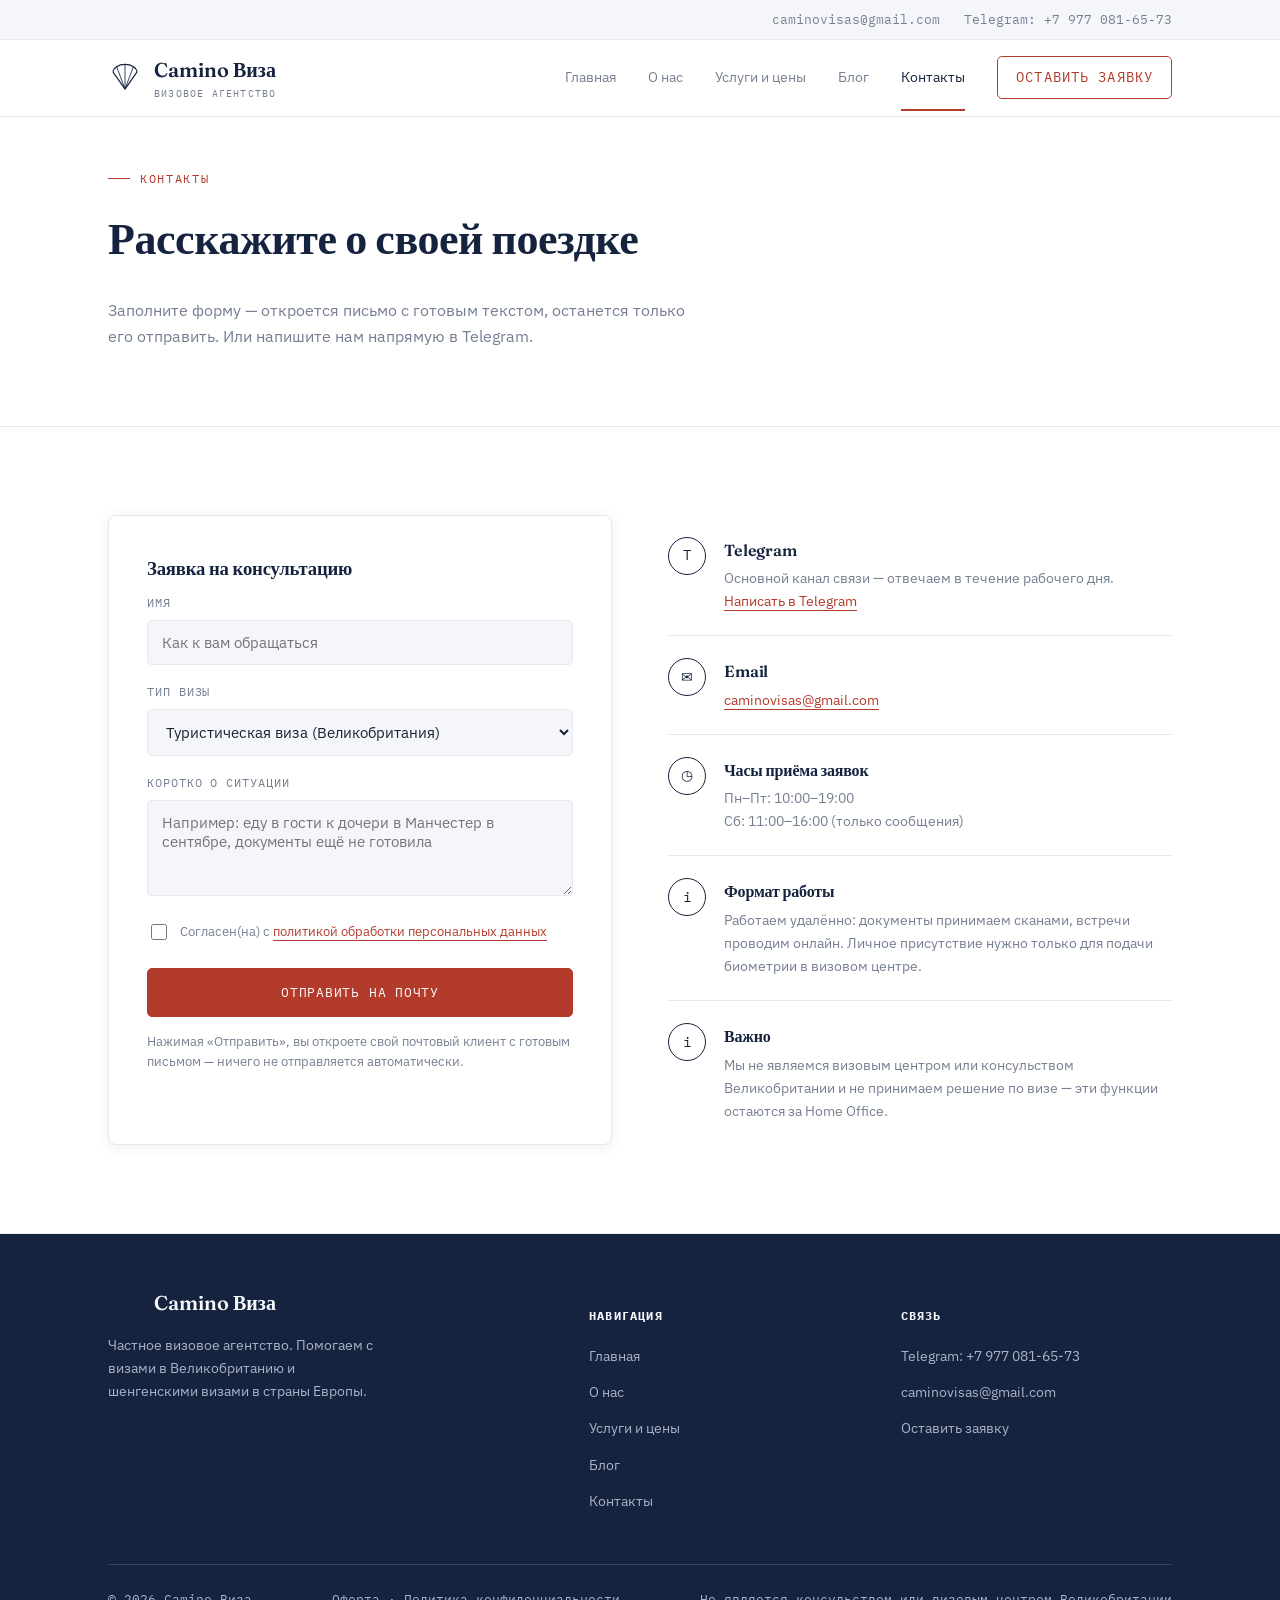
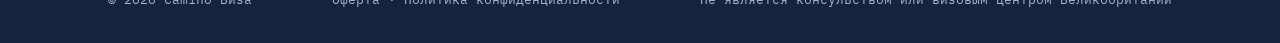
<file: contacts.html>
<!DOCTYPE html>
<html lang="ru">
<head>
<!-- Google tag (gtag.js) -->
<script async src="https://www.googletagmanager.com/gtag/js?id=AW-18080036248"></script>
<script>
  window.dataLayer = window.dataLayer || [];
  function gtag(){dataLayer.push(arguments);}
  gtag('js', new Date());

  gtag('config', 'AW-18080036248');
</script>
<meta charset="UTF-8">
<meta name="viewport" content="width=device-width, initial-scale=1.0">
<title>Контакты — Camino Виза</title>
<meta name="description" content="Свяжитесь с нами в Telegram или по email по поводу туристической, студенческой или шенгенской визы.">
<link rel="canonical" href="https://caminovisa.ru/contacts.html">
<link rel="preconnect" href="https://fonts.googleapis.com">
<link rel="stylesheet" href="style.css">
</head>
<body>

<div class="topbar">
  <div class="container">
    <a href="mailto:caminovisas@gmail.com">caminovisas@gmail.com</a>
    <a href="https://t.me/+79770816573">Telegram: +7 977 081-65-73</a>
  </div>
</div>

<header class="site-header">
  <div class="container">
    <a href="index.html" class="brand">
      <svg class="mark" viewBox="0 0 40 40" fill="none" xmlns="http://www.w3.org/2000/svg">
        <path d="M20 33 L6 13 A14 9 0 0 1 34 13 Z" stroke="#16233f" stroke-width="1.4" stroke-linejoin="round"/>
        <path d="M20 33 L10.1 6.6" stroke="#16233f" stroke-width="1"/>
        <path d="M20 33 L20 4" stroke="#16233f" stroke-width="1"/>
        <path d="M20 33 L29.9 6.6" stroke="#16233f" stroke-width="1"/>
      </svg>
      <span>Camino Виза<small>Визовое агентство</small></span>
    </a>
    <nav class="nav" id="siteNav">
      <a href="index.html">Главная</a>
      <a href="about.html">О нас</a>
      <a href="services.html">Услуги и цены</a>
      <a href="blog.html">Блог</a>
      <a href="contacts.html" class="active">Контакты</a>
      <a href="mailto:caminovisas@gmail.com?subject=%D0%97%D0%B0%D1%8F%D0%B2%D0%BA%D0%B0%20%D1%81%20%D1%81%D0%B0%D0%B9%D1%82%D0%B0%20Camino%20%D0%92%D0%B8%D0%B7%D0%B0" class="nav-cta">Оставить заявку</a>
    </nav>
    <button class="burger" id="burgerBtn" aria-label="Меню">☰</button>
  </div>
</header>

<section class="page-hero">
  <div class="container">
    <div class="eyebrow">Контакты</div>
    <h1>Расскажите о своей поездке</h1>
    <p>Заполните форму — откроется письмо с готовым текстом, останется только его отправить. Или напишите нам напрямую в Telegram.</p>
  </div>
</section>

<section class="section">
  <div class="container">
    <div class="contact-grid">
      <div class="contact-card">
        <h3>Заявка на консультацию</h3>
        <form id="leadForm">
          <div class="field">
            <label for="name">Имя</label>
            <input type="text" id="name" name="name" placeholder="Как к вам обращаться" required>
          </div>
          <div class="field">
            <label for="visaType">Тип визы</label>
            <select id="visaType" name="visaType">
              <option value="Туристическая виза">Туристическая виза (Великобритания)</option>
              <option value="Студенческая виза">Студенческая виза (Великобритания)</option>
              <option value="Шенгенская виза">Шенгенская виза</option>
              <option value="Ещё не знаю, какая нужна">Ещё не знаю, какая нужна</option>
            </select>
          </div>
          <div class="field">
            <label for="message">Коротко о ситуации</label>
            <textarea id="message" name="message" placeholder="Например: еду в гости к дочери в Манчестер в сентябре, документы ещё не готовила"></textarea>
          </div>
          <div class="field" style="display:flex;gap:10px;align-items:flex-start;">
            <input type="checkbox" id="consent" name="consent" required style="width:16px;height:16px;margin-top:3px;flex:none;">
            <label for="consent" style="text-transform:none;font-family:'IBM Plex Sans',sans-serif;font-size:13px;letter-spacing:normal;color:var(--text-muted);">Согласен(на) с <a href="privacy.html" style="color:var(--red);border-bottom:1px solid var(--red);">политикой обработки персональных данных</a></label>
          </div>
          <button type="submit" class="btn btn-primary" style="width:100%;justify-content:center;">Отправить на почту</button>
          <p class="contact-note">Нажимая «Отправить», вы откроете свой почтовый клиент с готовым письмом — ничего не отправляется автоматически.</p>
        </form>
      </div>

      <div>
        <div class="contact-info-item">
          <div class="ico">T</div>
          <div>
            <h4>Telegram</h4>
            <p>Основной канал связи — отвечаем в течение рабочего дня.<br>
            <a href="https://t.me/+79770816573" style="color:var(--red);border-bottom:1px solid var(--red);">Написать в Telegram</a></p>
          </div>
        </div>
        <div class="contact-info-item">
          <div class="ico">✉</div>
          <div>
            <h4>Email</h4>
            <p><a href="mailto:caminovisas@gmail.com" style="color:var(--red);border-bottom:1px solid var(--red);">caminovisas@gmail.com</a></p>
          </div>
        </div>
        <div class="contact-info-item">
          <div class="ico">◷</div>
          <div>
            <h4>Часы приёма заявок</h4>
            <p>Пн–Пт: 10:00–19:00<br>Сб: 11:00–16:00 (только сообщения)</p>
          </div>
        </div>
        <div class="contact-info-item">
          <div class="ico">i</div>
          <div>
            <h4>Формат работы</h4>
            <p>Работаем удалённо: документы принимаем сканами, встречи проводим онлайн. Личное присутствие нужно только для подачи биометрии в визовом центре.</p>
          </div>
        </div>
        <div class="contact-info-item">
          <div class="ico">i</div>
          <div>
            <h4>Важно</h4>
            <p>Мы не являемся визовым центром или консульством Великобритании и не принимаем решение по визе — эти функции остаются за Home Office.</p>
          </div>
        </div>
      </div>
    </div>
  </div>
</section>

<footer class="site-footer">
  <div class="container">
    <div class="footer-grid">
      <div>
        <div class="brand" style="margin-bottom:14px;">
          <svg class="mark" viewBox="0 0 40 40" fill="none" xmlns="http://www.w3.org/2000/svg" width="30" height="30">
            <path d="M20 33 L6 13 A14 9 0 0 1 34 13 Z" stroke="#16233f" stroke-width="1.4" stroke-linejoin="round"/>
            <path d="M20 33 L10.1 6.6" stroke="#16233f" stroke-width="1"/>
            <path d="M20 33 L20 4" stroke="#16233f" stroke-width="1"/>
            <path d="M20 33 L29.9 6.6" stroke="#16233f" stroke-width="1"/>
          </svg>
          <span>Camino Виза</span>
        </div>
        <p style="color:var(--on-dark-muted);font-size:14px;max-width:34ch;">Частное визовое агентство. Помогаем с визами в Великобританию и шенгенскими визами в страны Европы.</p>
      </div>
      <div>
        <h5>Навигация</h5>
        <ul>
          <li><a href="index.html">Главная</a></li>
          <li><a href="about.html">О нас</a></li>
          <li><a href="services.html">Услуги и цены</a></li>
          <li><a href="blog.html">Блог</a></li>
          <li><a href="contacts.html">Контакты</a></li>
        </ul>
      </div>
      <div>
        <h5>Связь</h5>
        <ul>
          <li><a href="https://t.me/+79770816573">Telegram: +7 977 081-65-73</a></li>
          <li><a href="mailto:caminovisas@gmail.com">caminovisas@gmail.com</a></li>
          <li><a href="mailto:caminovisas@gmail.com?subject=%D0%97%D0%B0%D1%8F%D0%B2%D0%BA%D0%B0%20%D1%81%20%D1%81%D0%B0%D0%B9%D1%82%D0%B0%20Camino%20%D0%92%D0%B8%D0%B7%D0%B0">Оставить заявку</a></li>
        </ul>
      </div>
    </div>
    <div class="footer-bottom">
      <span>© 2026 Camino Виза</span>
      <span><a href="oferta.html">Оферта</a> · <a href="privacy.html">Политика конфиденциальности</a></span>
      <span>Не является консульством или визовым центром Великобритании</span>
    </div>
  </div>
</footer>

<script src="script.js"></script>
</body>
</html>
</file>
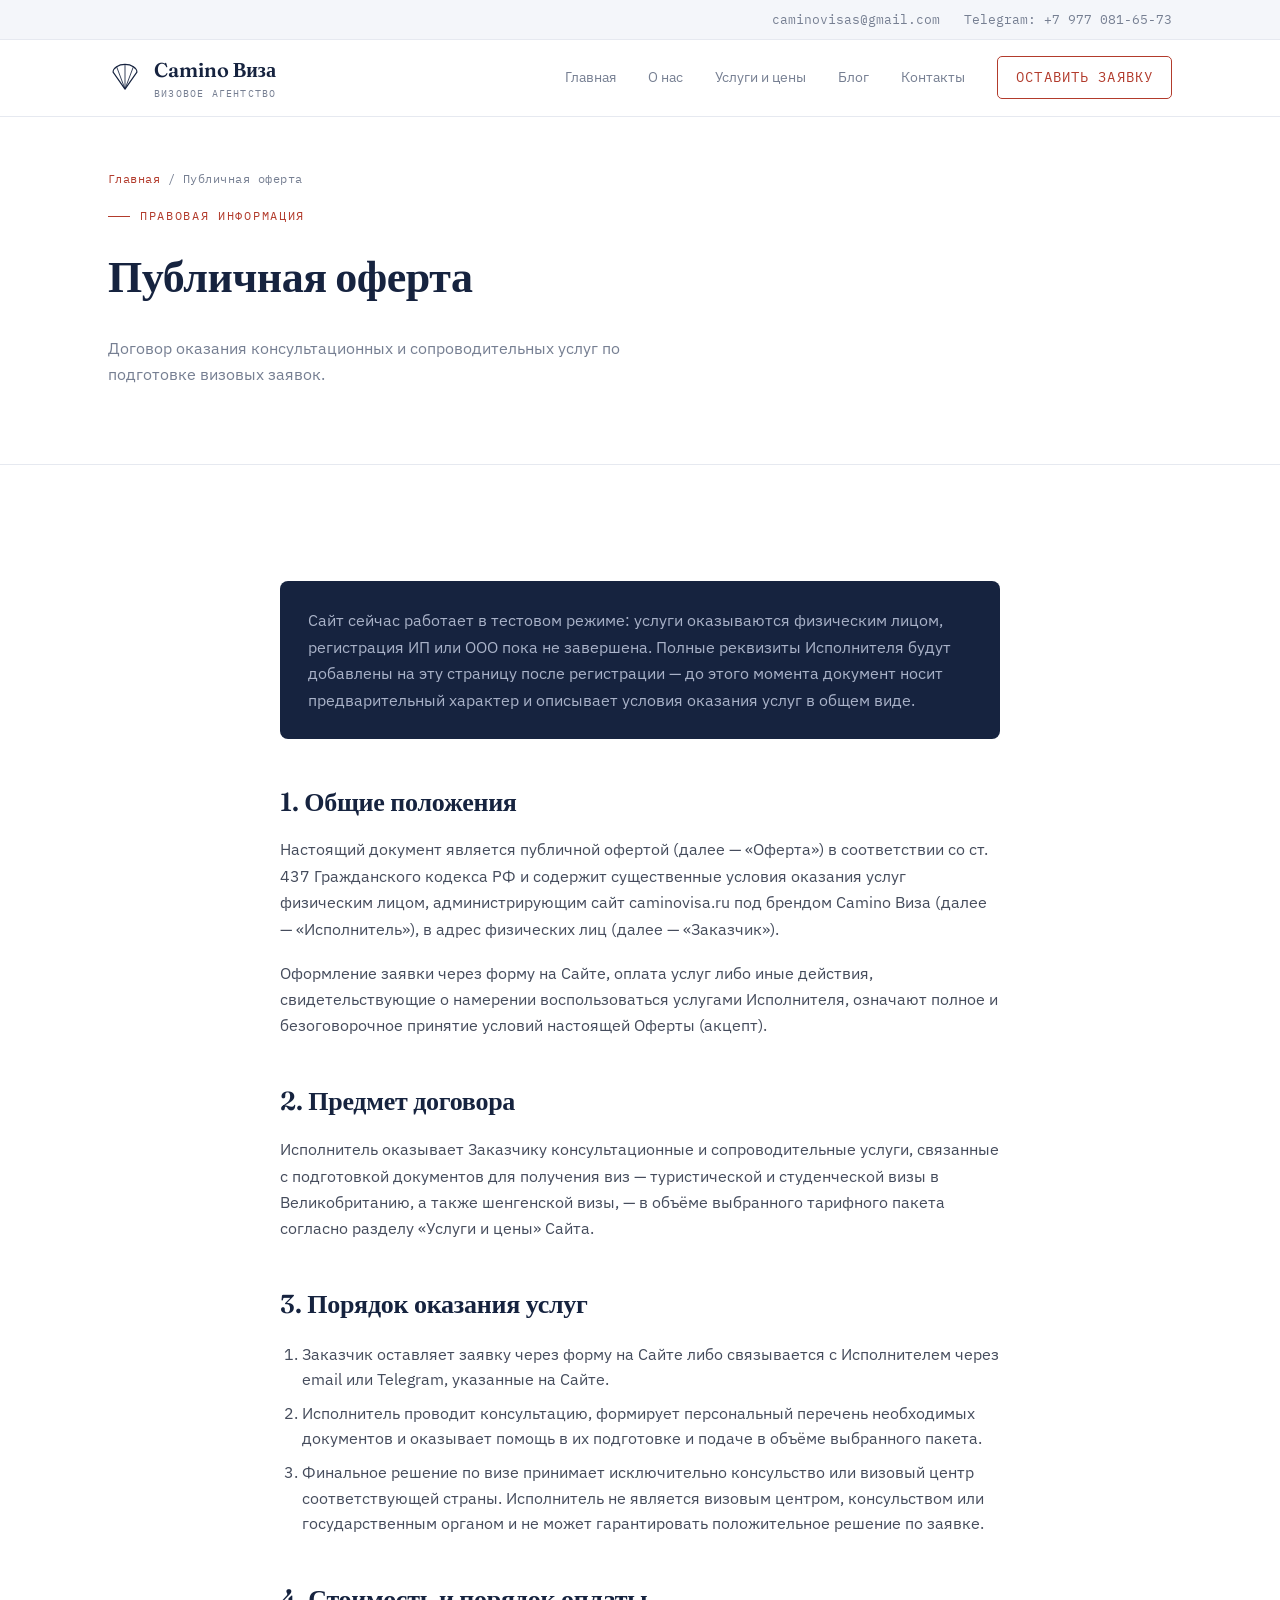
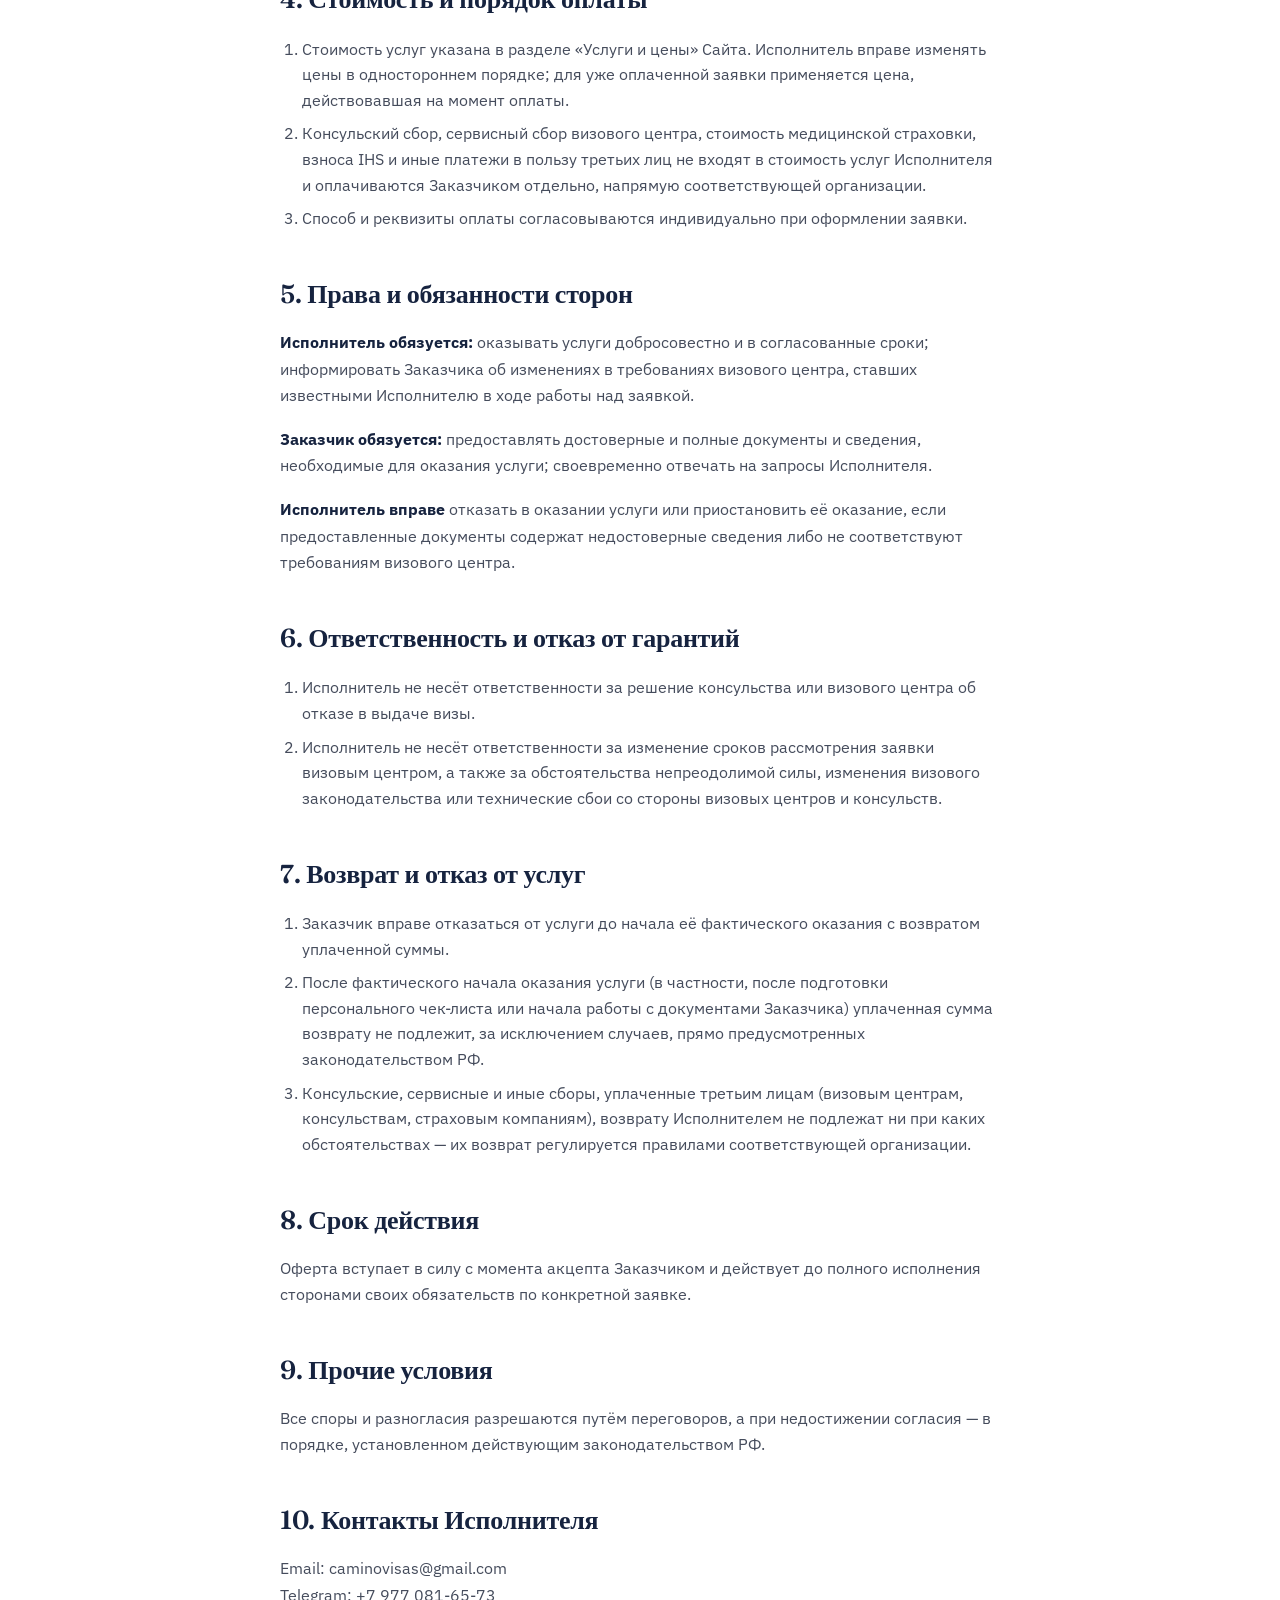
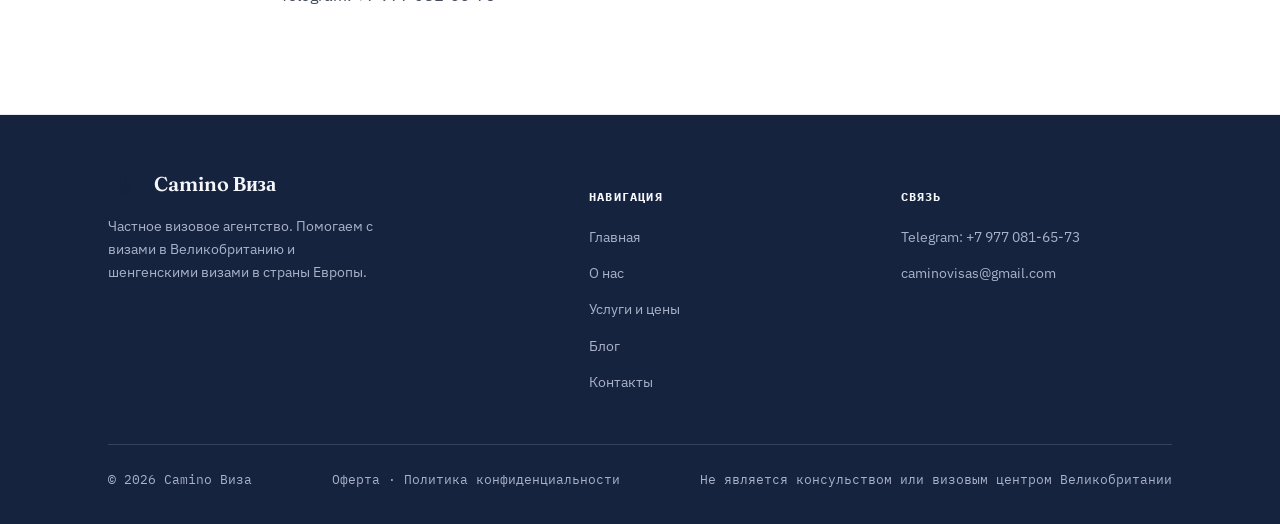
<file: oferta.html>
<!DOCTYPE html>
<html lang="ru">
<head>
<!-- Google tag (gtag.js) -->
<script async src="https://www.googletagmanager.com/gtag/js?id=AW-18080036248"></script>
<script>
  window.dataLayer = window.dataLayer || [];
  function gtag(){dataLayer.push(arguments);}
  gtag('js', new Date());

  gtag('config', 'AW-18080036248');
</script>
<meta charset="UTF-8">
<meta name="viewport" content="width=device-width, initial-scale=1.0">
<title>Публичная оферта — Camino Виза</title>
<meta name="description" content="Публичная оферта на оказание консультационных и сопроводительных услуг по подготовке визовых заявок Camino Виза.">
<link rel="canonical" href="https://caminovisa.ru/oferta.html">
<meta name="robots" content="noindex">
<link rel="preconnect" href="https://fonts.googleapis.com">
<link rel="stylesheet" href="style.css">
</head>
<body>

<div class="topbar">
  <div class="container">
    <a href="mailto:caminovisas@gmail.com">caminovisas@gmail.com</a>
    <a href="https://t.me/+79770816573">Telegram: +7 977 081-65-73</a>
  </div>
</div>

<header class="site-header">
  <div class="container">
    <a href="index.html" class="brand">
      <svg class="mark" viewBox="0 0 40 40" fill="none" xmlns="http://www.w3.org/2000/svg">
        <path d="M20 33 L6 13 A14 9 0 0 1 34 13 Z" stroke="#16233f" stroke-width="1.4" stroke-linejoin="round"/>
        <path d="M20 33 L10.1 6.6" stroke="#16233f" stroke-width="1"/>
        <path d="M20 33 L20 4" stroke="#16233f" stroke-width="1"/>
        <path d="M20 33 L29.9 6.6" stroke="#16233f" stroke-width="1"/>
      </svg>
      <span>Camino Виза<small>Визовое агентство</small></span>
    </a>
    <nav class="nav" id="siteNav">
      <a href="index.html">Главная</a>
      <a href="about.html">О нас</a>
      <a href="services.html">Услуги и цены</a>
      <a href="blog.html">Блог</a>
      <a href="contacts.html">Контакты</a>
      <a href="mailto:caminovisas@gmail.com?subject=%D0%97%D0%B0%D1%8F%D0%B2%D0%BA%D0%B0%20%D1%81%20%D1%81%D0%B0%D0%B9%D1%82%D0%B0%20Camino%20%D0%92%D0%B8%D0%B7%D0%B0" class="nav-cta">Оставить заявку</a>
    </nav>
    <button class="burger" id="burgerBtn" aria-label="Меню">☰</button>
  </div>
</header>

<section class="page-hero">
  <div class="container">
    <div class="breadcrumb"><a href="index.html">Главная</a> / Публичная оферта</div>
    <div class="eyebrow">Правовая информация</div>
    <h1>Публичная оферта</h1>
    <p>Договор оказания консультационных и сопроводительных услуг по подготовке визовых заявок.</p>
  </div>
</section>

<section class="section">
  <div class="container">
    <div class="article-wrap content-plain">

      <div class="article-callout">
        <p style="margin:0;">Сайт сейчас работает в тестовом режиме: услуги оказываются физическим лицом, регистрация ИП или ООО пока не завершена. Полные реквизиты Исполнителя будут добавлены на эту страницу после регистрации — до этого момента документ носит предварительный характер и описывает условия оказания услуг в общем виде.</p>
      </div>

      <h2>1. Общие положения</h2>
      <p>Настоящий документ является публичной офертой (далее — «Оферта») в соответствии со ст. 437 Гражданского кодекса РФ и содержит существенные условия оказания услуг физическим лицом, администрирующим сайт caminovisa.ru под брендом Camino Виза (далее — «Исполнитель»), в адрес физических лиц (далее — «Заказчик»).</p>
      <p>Оформление заявки через форму на Сайте, оплата услуг либо иные действия, свидетельствующие о намерении воспользоваться услугами Исполнителя, означают полное и безоговорочное принятие условий настоящей Оферты (акцепт).</p>

      <h2>2. Предмет договора</h2>
      <p>Исполнитель оказывает Заказчику консультационные и сопроводительные услуги, связанные с подготовкой документов для получения виз — туристической и студенческой визы в Великобританию, а также шенгенской визы, — в объёме выбранного тарифного пакета согласно разделу «Услуги и цены» Сайта.</p>

      <h2>3. Порядок оказания услуг</h2>
      <ol>
        <li>Заказчик оставляет заявку через форму на Сайте либо связывается с Исполнителем через email или Telegram, указанные на Сайте.</li>
        <li>Исполнитель проводит консультацию, формирует персональный перечень необходимых документов и оказывает помощь в их подготовке и подаче в объёме выбранного пакета.</li>
        <li>Финальное решение по визе принимает исключительно консульство или визовый центр соответствующей страны. Исполнитель не является визовым центром, консульством или государственным органом и не может гарантировать положительное решение по заявке.</li>
      </ol>

      <h2>4. Стоимость и порядок оплаты</h2>
      <ol>
        <li>Стоимость услуг указана в разделе «Услуги и цены» Сайта. Исполнитель вправе изменять цены в одностороннем порядке; для уже оплаченной заявки применяется цена, действовавшая на момент оплаты.</li>
        <li>Консульский сбор, сервисный сбор визового центра, стоимость медицинской страховки, взноса IHS и иные платежи в пользу третьих лиц не входят в стоимость услуг Исполнителя и оплачиваются Заказчиком отдельно, напрямую соответствующей организации.</li>
        <li>Способ и реквизиты оплаты согласовываются индивидуально при оформлении заявки.</li>
      </ol>

      <h2>5. Права и обязанности сторон</h2>
      <p><strong>Исполнитель обязуется:</strong> оказывать услуги добросовестно и в согласованные сроки; информировать Заказчика об изменениях в требованиях визового центра, ставших известными Исполнителю в ходе работы над заявкой.</p>
      <p><strong>Заказчик обязуется:</strong> предоставлять достоверные и полные документы и сведения, необходимые для оказания услуги; своевременно отвечать на запросы Исполнителя.</p>
      <p><strong>Исполнитель вправе</strong> отказать в оказании услуги или приостановить её оказание, если предоставленные документы содержат недостоверные сведения либо не соответствуют требованиям визового центра.</p>

      <h2>6. Ответственность и отказ от гарантий</h2>
      <ol>
        <li>Исполнитель не несёт ответственности за решение консульства или визового центра об отказе в выдаче визы.</li>
        <li>Исполнитель не несёт ответственности за изменение сроков рассмотрения заявки визовым центром, а также за обстоятельства непреодолимой силы, изменения визового законодательства или технические сбои со стороны визовых центров и консульств.</li>
      </ol>

      <h2>7. Возврат и отказ от услуг</h2>
      <ol>
        <li>Заказчик вправе отказаться от услуги до начала её фактического оказания с возвратом уплаченной суммы.</li>
        <li>После фактического начала оказания услуги (в частности, после подготовки персонального чек-листа или начала работы с документами Заказчика) уплаченная сумма возврату не подлежит, за исключением случаев, прямо предусмотренных законодательством РФ.</li>
        <li>Консульские, сервисные и иные сборы, уплаченные третьим лицам (визовым центрам, консульствам, страховым компаниям), возврату Исполнителем не подлежат ни при каких обстоятельствах — их возврат регулируется правилами соответствующей организации.</li>
      </ol>

      <h2>8. Срок действия</h2>
      <p>Оферта вступает в силу с момента акцепта Заказчиком и действует до полного исполнения сторонами своих обязательств по конкретной заявке.</p>

      <h2>9. Прочие условия</h2>
      <p>Все споры и разногласия разрешаются путём переговоров, а при недостижении согласия — в порядке, установленном действующим законодательством РФ.</p>

      <h2>10. Контакты Исполнителя</h2>
      <p>Email: <a href="mailto:caminovisas@gmail.com">caminovisas@gmail.com</a><br>
      Telegram: <a href="https://t.me/+79770816573">+7 977 081-65-73</a></p>

    </div>
  </div>
</section>

<footer class="site-footer">
  <div class="container">
    <div class="footer-grid">
      <div>
        <div class="brand" style="margin-bottom:14px;">
          <svg class="mark" viewBox="0 0 40 40" fill="none" xmlns="http://www.w3.org/2000/svg" width="30" height="30">
            <path d="M20 33 L6 13 A14 9 0 0 1 34 13 Z" stroke="#16233f" stroke-width="1.4" stroke-linejoin="round"/>
            <path d="M20 33 L10.1 6.6" stroke="#16233f" stroke-width="1"/>
            <path d="M20 33 L20 4" stroke="#16233f" stroke-width="1"/>
            <path d="M20 33 L29.9 6.6" stroke="#16233f" stroke-width="1"/>
          </svg>
          <span>Camino Виза</span>
        </div>
        <p style="color:var(--on-dark-muted);font-size:14px;max-width:34ch;">Частное визовое агентство. Помогаем с визами в Великобританию и шенгенскими визами в страны Европы.</p>
      </div>
      <div>
        <h5>Навигация</h5>
        <ul>
          <li><a href="index.html">Главная</a></li>
          <li><a href="about.html">О нас</a></li>
          <li><a href="services.html">Услуги и цены</a></li>
          <li><a href="blog.html">Блог</a></li>
          <li><a href="contacts.html">Контакты</a></li>
        </ul>
      </div>
      <div>
        <h5>Связь</h5>
        <ul>
          <li><a href="https://t.me/+79770816573">Telegram: +7 977 081-65-73</a></li>
          <li><a href="mailto:caminovisas@gmail.com">caminovisas@gmail.com</a></li>
        </ul>
      </div>
    </div>
    <div class="footer-bottom">
      <span>© 2026 Camino Виза</span>
      <span><a href="oferta.html">Оферта</a> · <a href="privacy.html">Политика конфиденциальности</a></span>
      <span>Не является консульством или визовым центром Великобритании</span>
    </div>
  </div>
</footer>

<script src="script.js"></script>
</body>
</html>
</file>
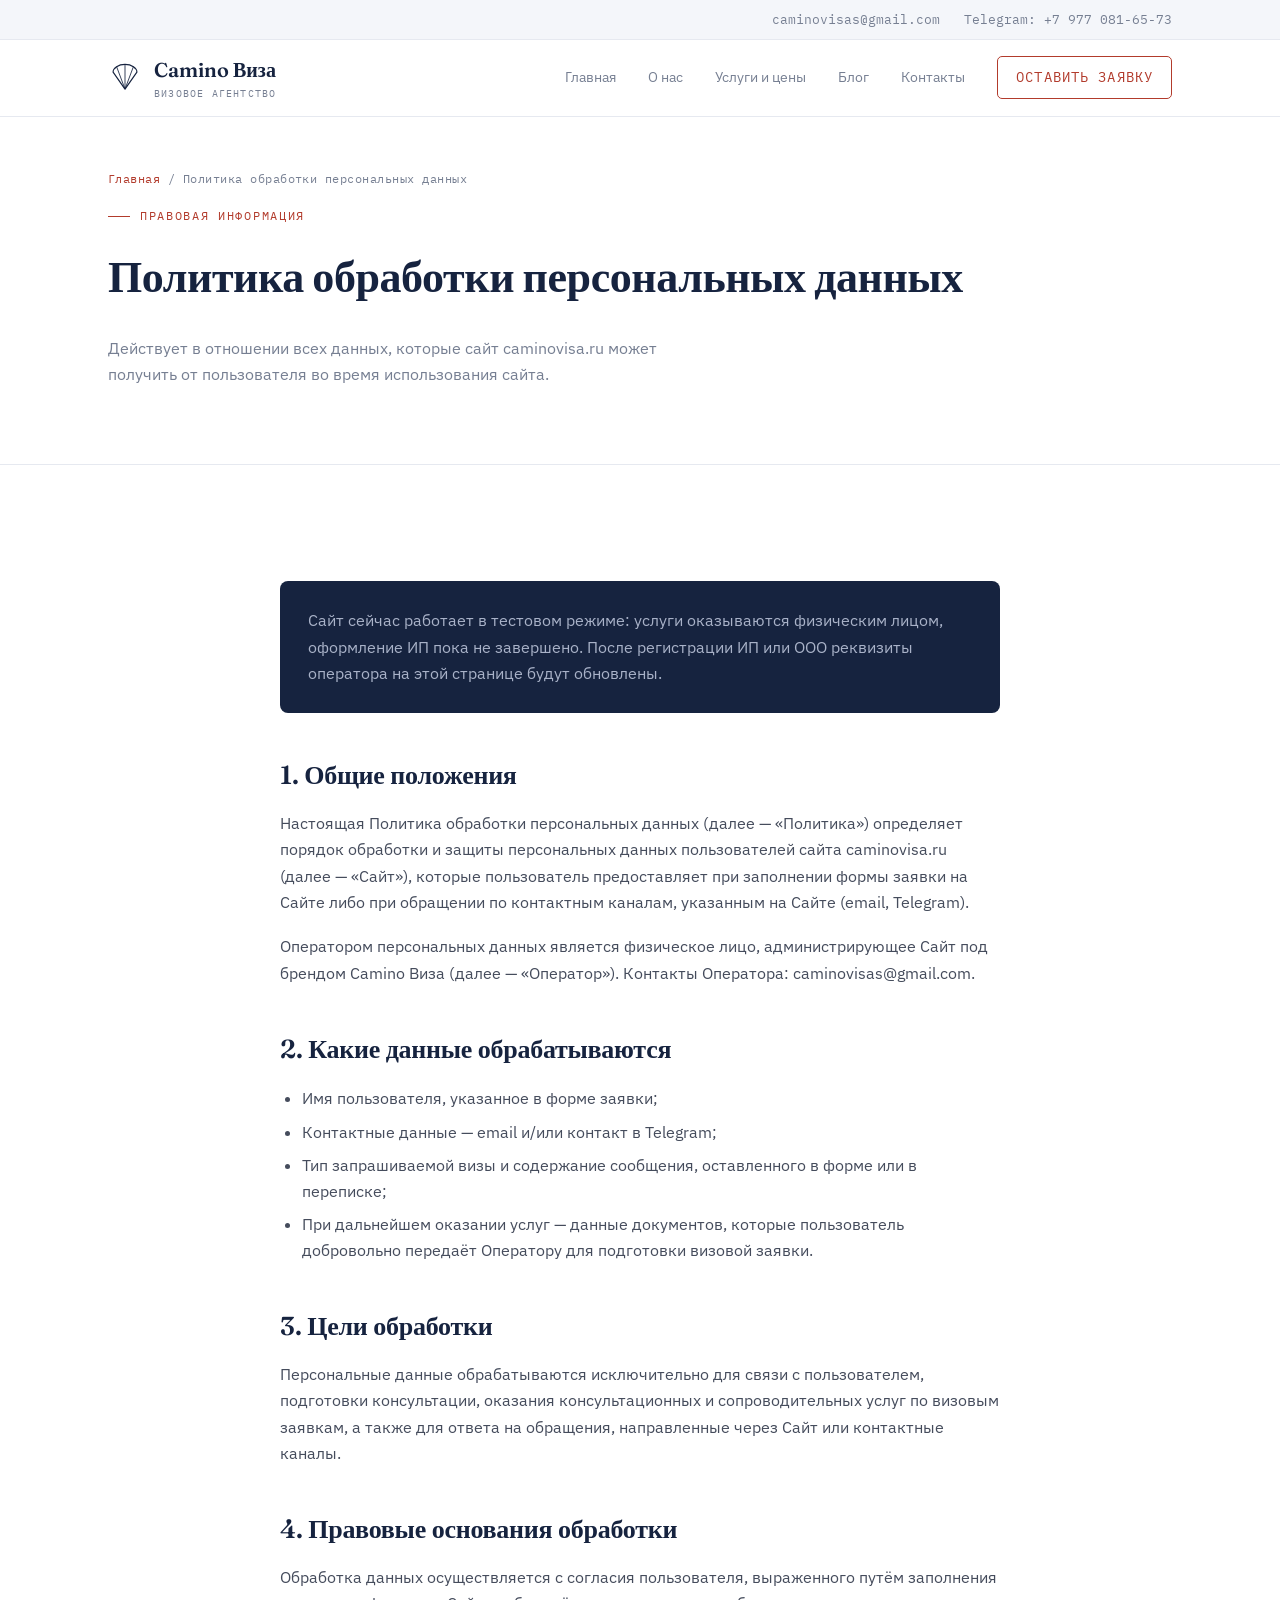
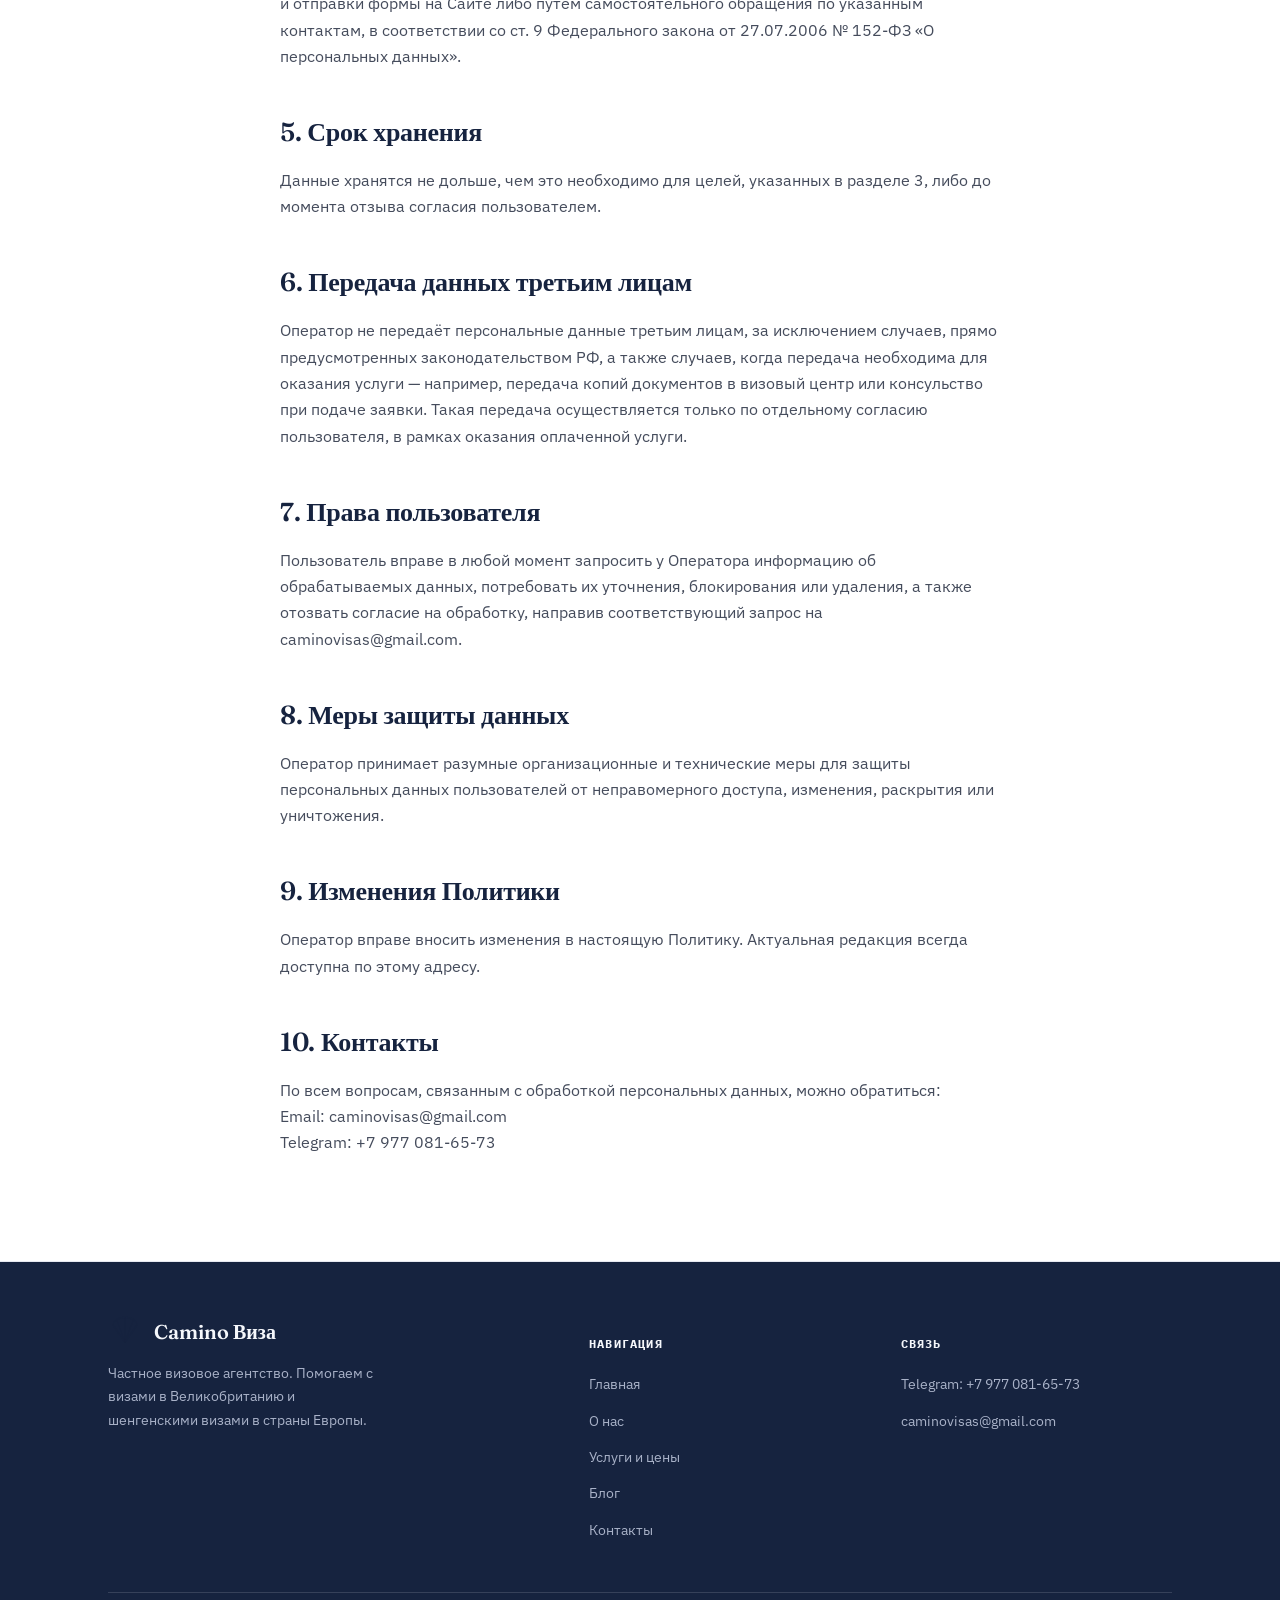
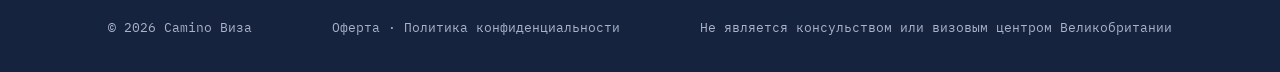
<file: privacy.html>
<!DOCTYPE html>
<html lang="ru">
<head>
<!-- Google tag (gtag.js) -->
<script async src="https://www.googletagmanager.com/gtag/js?id=AW-18080036248"></script>
<script>
  window.dataLayer = window.dataLayer || [];
  function gtag(){dataLayer.push(arguments);}
  gtag('js', new Date());

  gtag('config', 'AW-18080036248');
</script>
<meta charset="UTF-8">
<meta name="viewport" content="width=device-width, initial-scale=1.0">
<title>Политика обработки персональных данных — Camino Виза</title>
<meta name="description" content="Политика обработки персональных данных пользователей сайта Camino Виза.">
<link rel="canonical" href="https://caminovisa.ru/privacy.html">
<meta name="robots" content="noindex">
<link rel="preconnect" href="https://fonts.googleapis.com">
<link rel="stylesheet" href="style.css">
</head>
<body>

<div class="topbar">
  <div class="container">
    <a href="mailto:caminovisas@gmail.com">caminovisas@gmail.com</a>
    <a href="https://t.me/+79770816573">Telegram: +7 977 081-65-73</a>
  </div>
</div>

<header class="site-header">
  <div class="container">
    <a href="index.html" class="brand">
      <svg class="mark" viewBox="0 0 40 40" fill="none" xmlns="http://www.w3.org/2000/svg">
        <path d="M20 33 L6 13 A14 9 0 0 1 34 13 Z" stroke="#16233f" stroke-width="1.4" stroke-linejoin="round"/>
        <path d="M20 33 L10.1 6.6" stroke="#16233f" stroke-width="1"/>
        <path d="M20 33 L20 4" stroke="#16233f" stroke-width="1"/>
        <path d="M20 33 L29.9 6.6" stroke="#16233f" stroke-width="1"/>
      </svg>
      <span>Camino Виза<small>Визовое агентство</small></span>
    </a>
    <nav class="nav" id="siteNav">
      <a href="index.html">Главная</a>
      <a href="about.html">О нас</a>
      <a href="services.html">Услуги и цены</a>
      <a href="blog.html">Блог</a>
      <a href="contacts.html">Контакты</a>
      <a href="mailto:caminovisas@gmail.com?subject=%D0%97%D0%B0%D1%8F%D0%B2%D0%BA%D0%B0%20%D1%81%20%D1%81%D0%B0%D0%B9%D1%82%D0%B0%20Camino%20%D0%92%D0%B8%D0%B7%D0%B0" class="nav-cta">Оставить заявку</a>
    </nav>
    <button class="burger" id="burgerBtn" aria-label="Меню">☰</button>
  </div>
</header>

<section class="page-hero">
  <div class="container">
    <div class="breadcrumb"><a href="index.html">Главная</a> / Политика обработки персональных данных</div>
    <div class="eyebrow">Правовая информация</div>
    <h1>Политика обработки персональных данных</h1>
    <p>Действует в отношении всех данных, которые сайт caminovisa.ru может получить от пользователя во время использования сайта.</p>
  </div>
</section>

<section class="section">
  <div class="container">
    <div class="article-wrap content-plain">

      <div class="article-callout">
        <p style="margin:0;">Сайт сейчас работает в тестовом режиме: услуги оказываются физическим лицом, оформление ИП пока не завершено. После регистрации ИП или ООО реквизиты оператора на этой странице будут обновлены.</p>
      </div>

      <h2>1. Общие положения</h2>
      <p>Настоящая Политика обработки персональных данных (далее — «Политика») определяет порядок обработки и защиты персональных данных пользователей сайта caminovisa.ru (далее — «Сайт»), которые пользователь предоставляет при заполнении формы заявки на Сайте либо при обращении по контактным каналам, указанным на Сайте (email, Telegram).</p>
      <p>Оператором персональных данных является физическое лицо, администрирующее Сайт под брендом Camino Виза (далее — «Оператор»). Контакты Оператора: <a href="mailto:caminovisas@gmail.com">caminovisas@gmail.com</a>.</p>

      <h2>2. Какие данные обрабатываются</h2>
      <ul>
        <li>Имя пользователя, указанное в форме заявки;</li>
        <li>Контактные данные — email и/или контакт в Telegram;</li>
        <li>Тип запрашиваемой визы и содержание сообщения, оставленного в форме или в переписке;</li>
        <li>При дальнейшем оказании услуг — данные документов, которые пользователь добровольно передаёт Оператору для подготовки визовой заявки.</li>
      </ul>

      <h2>3. Цели обработки</h2>
      <p>Персональные данные обрабатываются исключительно для связи с пользователем, подготовки консультации, оказания консультационных и сопроводительных услуг по визовым заявкам, а также для ответа на обращения, направленные через Сайт или контактные каналы.</p>

      <h2>4. Правовые основания обработки</h2>
      <p>Обработка данных осуществляется с согласия пользователя, выраженного путём заполнения и отправки формы на Сайте либо путём самостоятельного обращения по указанным контактам, в соответствии со ст. 9 Федерального закона от 27.07.2006 № 152-ФЗ «О персональных данных».</p>

      <h2>5. Срок хранения</h2>
      <p>Данные хранятся не дольше, чем это необходимо для целей, указанных в разделе 3, либо до момента отзыва согласия пользователем.</p>

      <h2>6. Передача данных третьим лицам</h2>
      <p>Оператор не передаёт персональные данные третьим лицам, за исключением случаев, прямо предусмотренных законодательством РФ, а также случаев, когда передача необходима для оказания услуги — например, передача копий документов в визовый центр или консульство при подаче заявки. Такая передача осуществляется только по отдельному согласию пользователя, в рамках оказания оплаченной услуги.</p>

      <h2>7. Права пользователя</h2>
      <p>Пользователь вправе в любой момент запросить у Оператора информацию об обрабатываемых данных, потребовать их уточнения, блокирования или удаления, а также отозвать согласие на обработку, направив соответствующий запрос на <a href="mailto:caminovisas@gmail.com">caminovisas@gmail.com</a>.</p>

      <h2>8. Меры защиты данных</h2>
      <p>Оператор принимает разумные организационные и технические меры для защиты персональных данных пользователей от неправомерного доступа, изменения, раскрытия или уничтожения.</p>

      <h2>9. Изменения Политики</h2>
      <p>Оператор вправе вносить изменения в настоящую Политику. Актуальная редакция всегда доступна по этому адресу.</p>

      <h2>10. Контакты</h2>
      <p>По всем вопросам, связанным с обработкой персональных данных, можно обратиться:<br>
      Email: <a href="mailto:caminovisas@gmail.com">caminovisas@gmail.com</a><br>
      Telegram: <a href="https://t.me/+79770816573">+7 977 081-65-73</a></p>

    </div>
  </div>
</section>

<footer class="site-footer">
  <div class="container">
    <div class="footer-grid">
      <div>
        <div class="brand" style="margin-bottom:14px;">
          <svg class="mark" viewBox="0 0 40 40" fill="none" xmlns="http://www.w3.org/2000/svg" width="30" height="30">
            <path d="M20 33 L6 13 A14 9 0 0 1 34 13 Z" stroke="#16233f" stroke-width="1.4" stroke-linejoin="round"/>
            <path d="M20 33 L10.1 6.6" stroke="#16233f" stroke-width="1"/>
            <path d="M20 33 L20 4" stroke="#16233f" stroke-width="1"/>
            <path d="M20 33 L29.9 6.6" stroke="#16233f" stroke-width="1"/>
          </svg>
          <span>Camino Виза</span>
        </div>
        <p style="color:var(--on-dark-muted);font-size:14px;max-width:34ch;">Частное визовое агентство. Помогаем с визами в Великобританию и шенгенскими визами в страны Европы.</p>
      </div>
      <div>
        <h5>Навигация</h5>
        <ul>
          <li><a href="index.html">Главная</a></li>
          <li><a href="about.html">О нас</a></li>
          <li><a href="services.html">Услуги и цены</a></li>
          <li><a href="blog.html">Блог</a></li>
          <li><a href="contacts.html">Контакты</a></li>
        </ul>
      </div>
      <div>
        <h5>Связь</h5>
        <ul>
          <li><a href="https://t.me/+79770816573">Telegram: +7 977 081-65-73</a></li>
          <li><a href="mailto:caminovisas@gmail.com">caminovisas@gmail.com</a></li>
        </ul>
      </div>
    </div>
    <div class="footer-bottom">
      <span>© 2026 Camino Виза</span>
      <span><a href="oferta.html">Оферта</a> · <a href="privacy.html">Политика конфиденциальности</a></span>
      <span>Не является консульством или визовым центром Великобритании</span>
    </div>
  </div>
</footer>

<script src="script.js"></script>
</body>
</html>
</file>
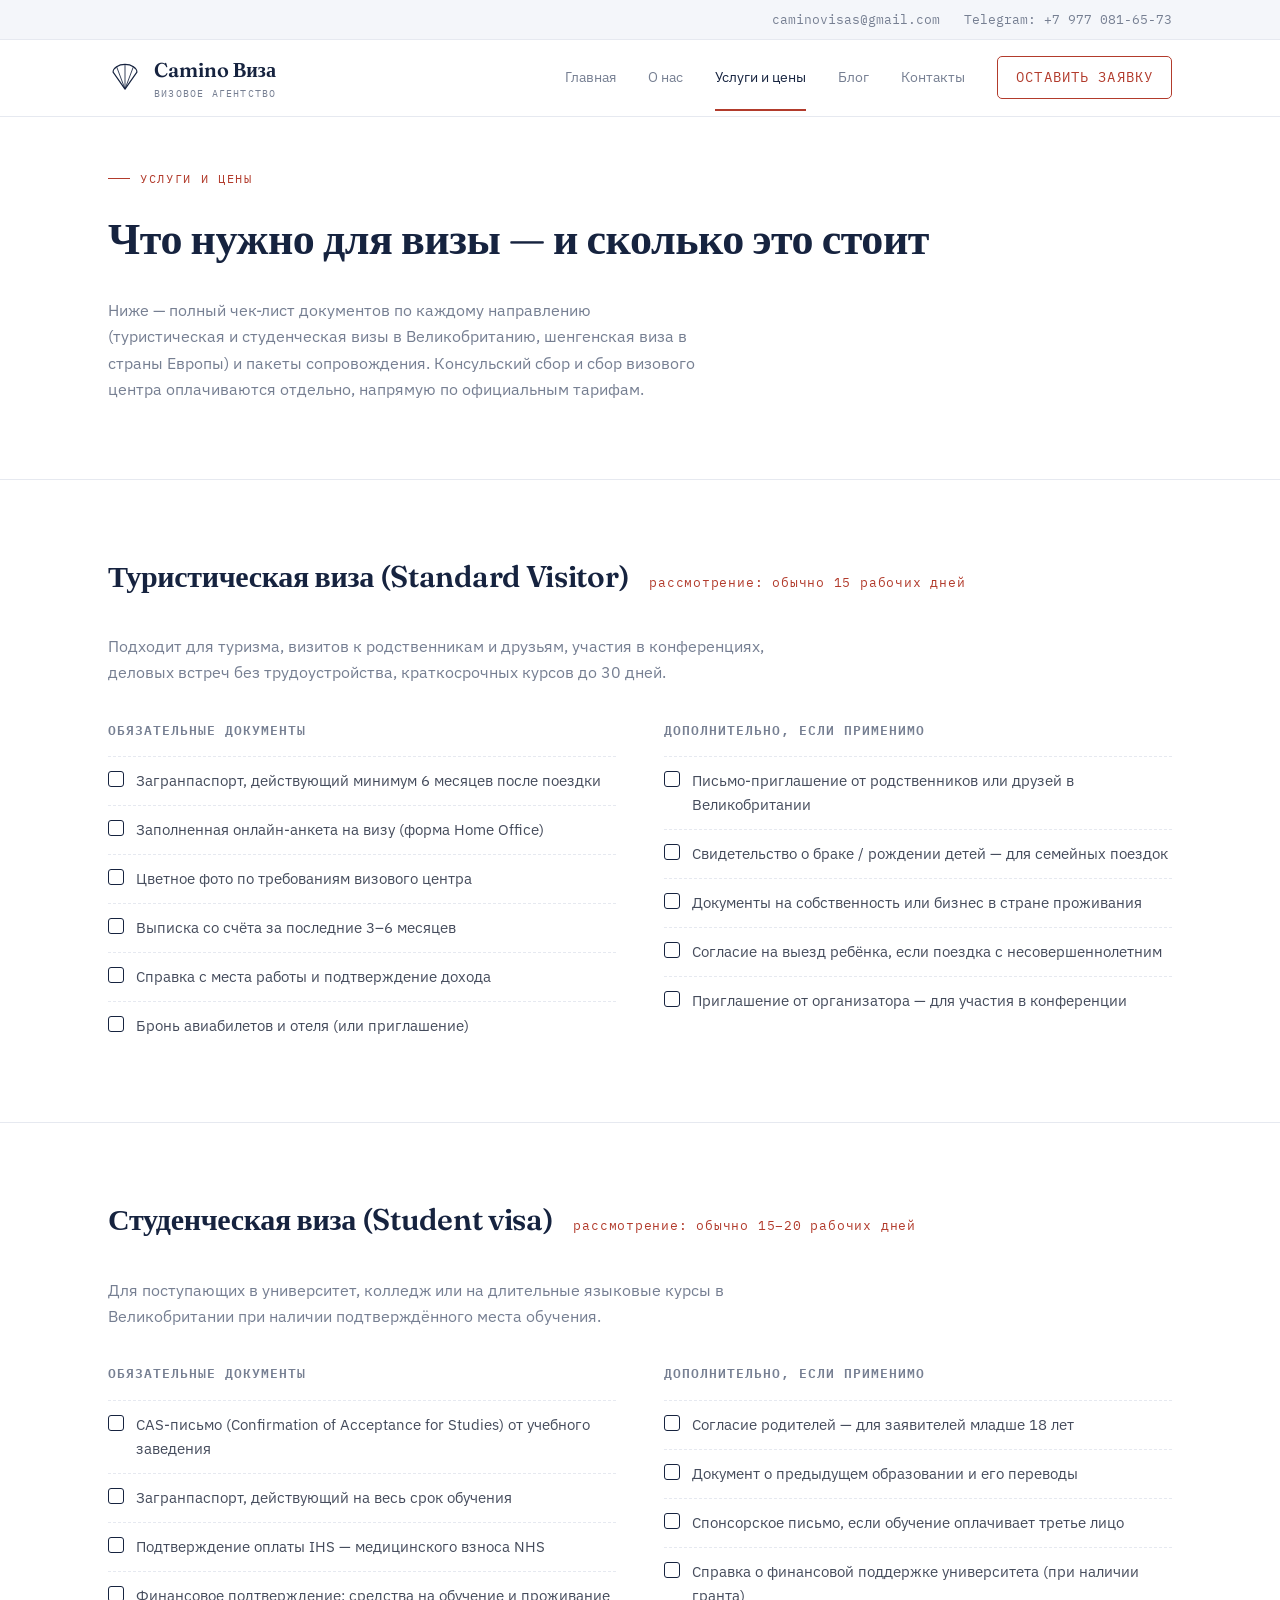
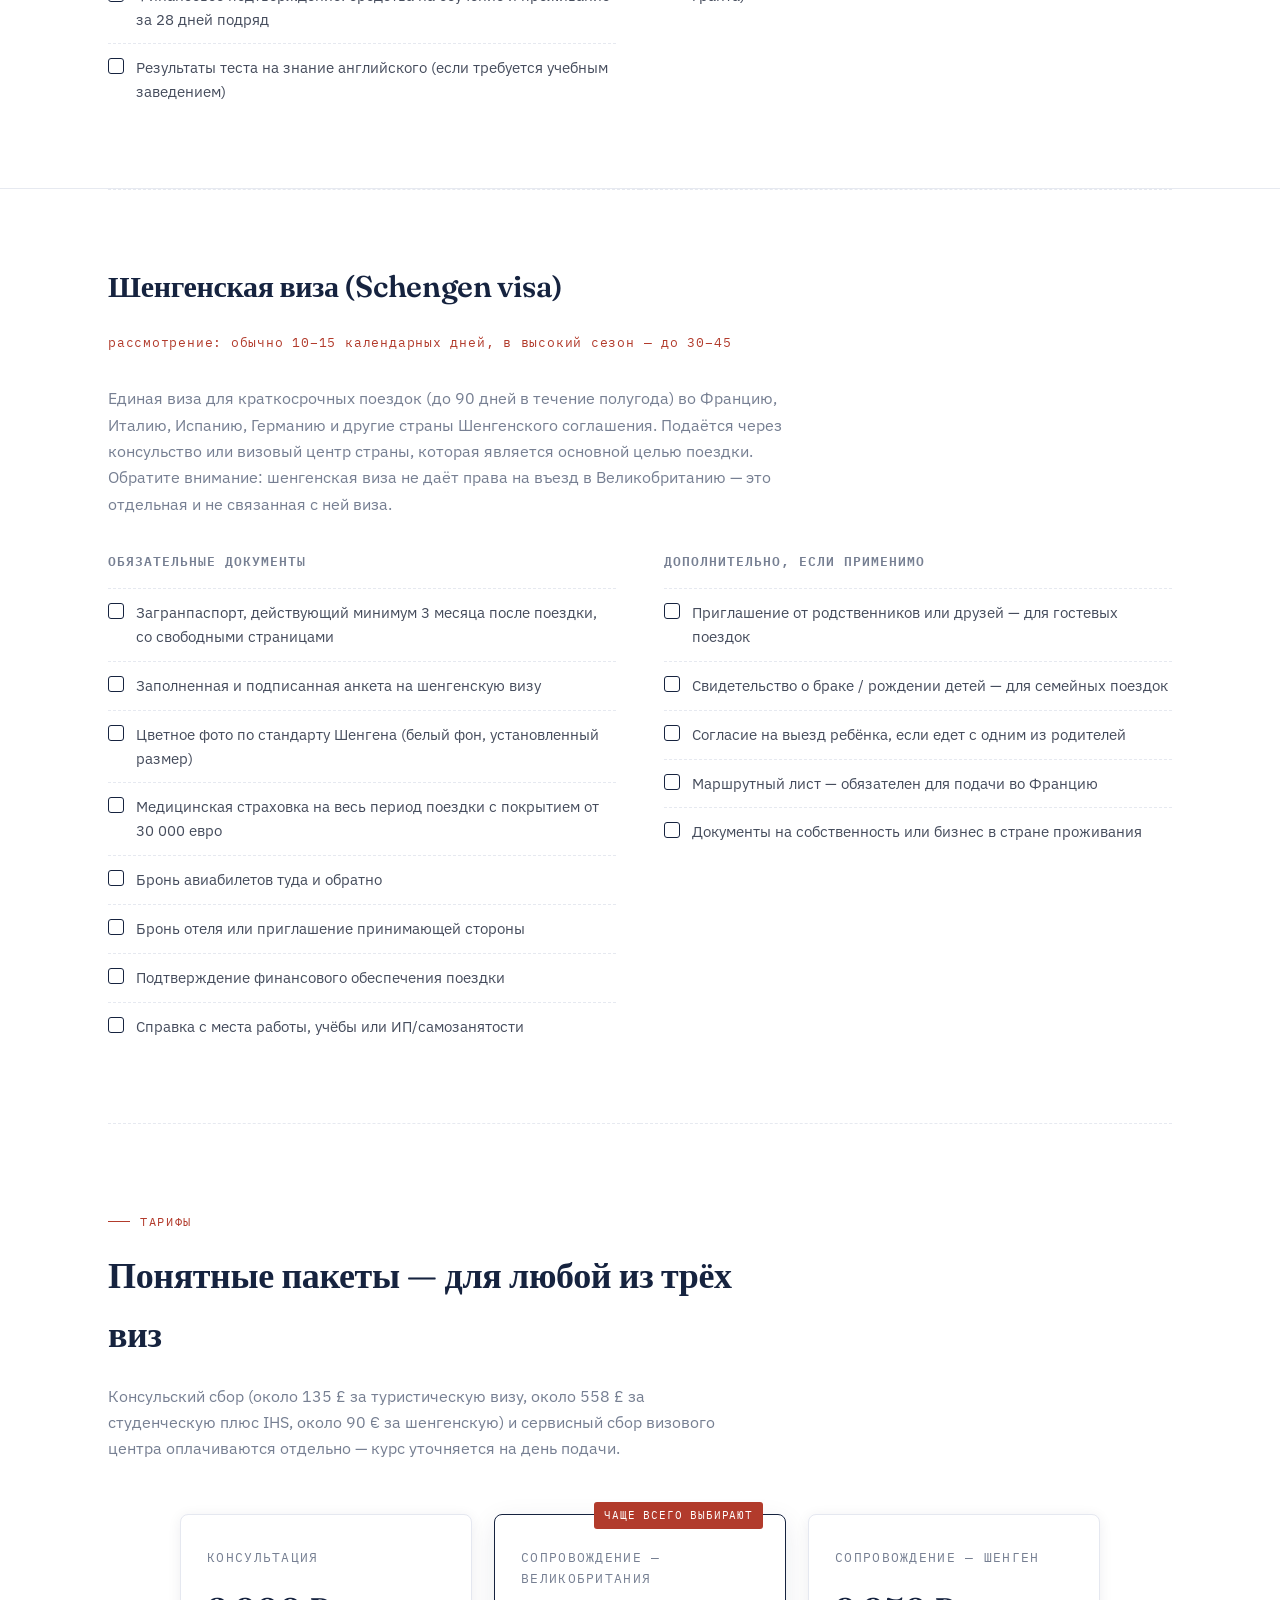
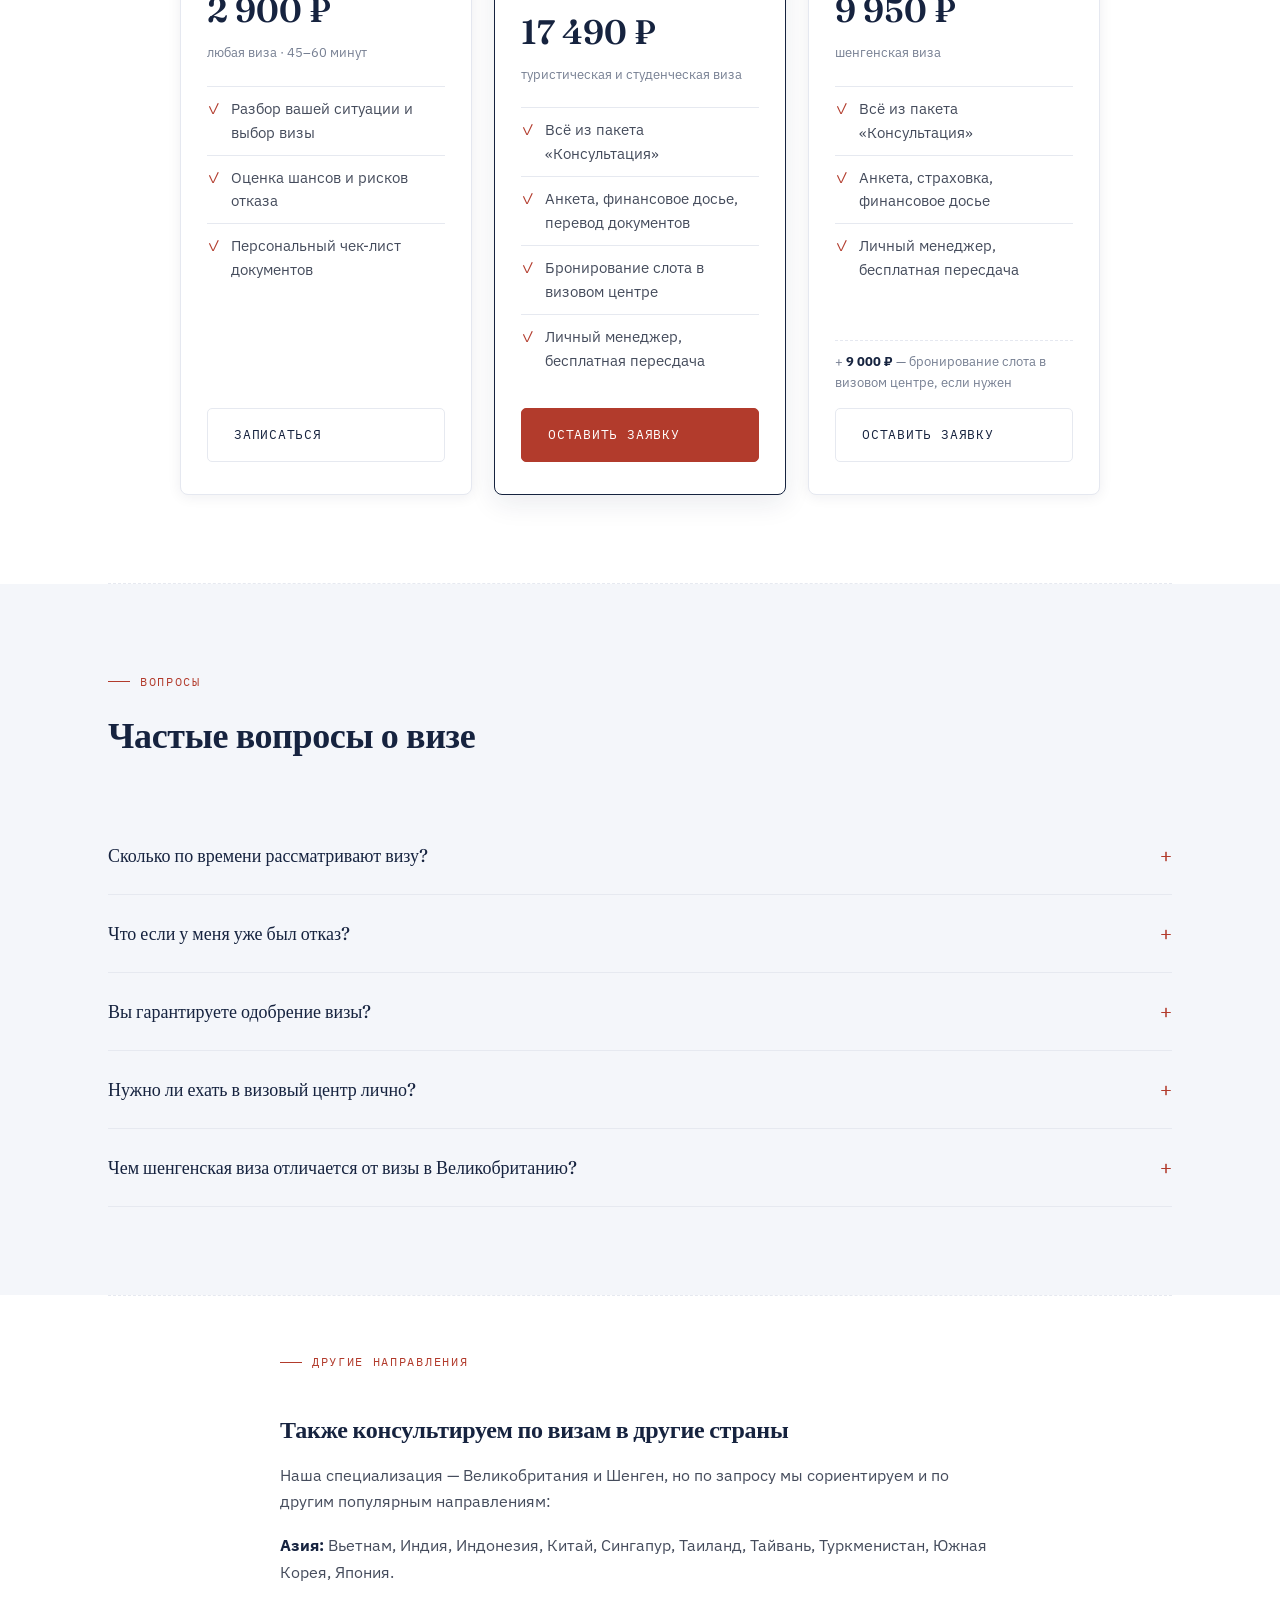
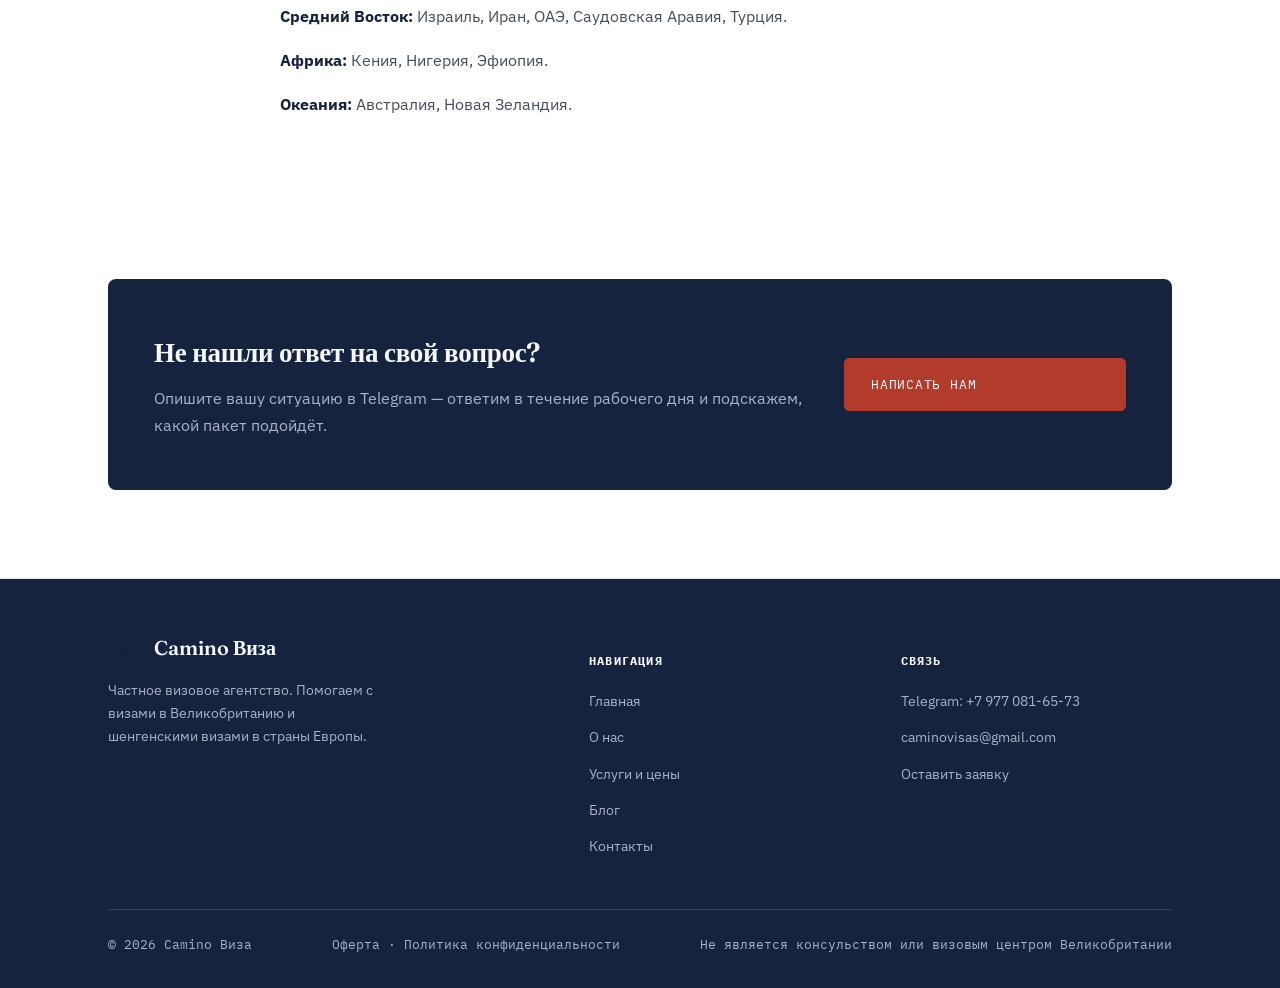
<file: services.html>
<!DOCTYPE html>
<html lang="ru">
<head>
<!-- Google tag (gtag.js) -->
<script async src="https://www.googletagmanager.com/gtag/js?id=AW-18080036248"></script>
<script>
  window.dataLayer = window.dataLayer || [];
  function gtag(){dataLayer.push(arguments);}
  gtag('js', new Date());

  gtag('config', 'AW-18080036248');
</script>
<meta charset="UTF-8">
<meta name="viewport" content="width=device-width, initial-scale=1.0">
<title>Услуги и цены — Camino Виза</title>
<meta name="description" content="Туристическая, студенческая и шенгенская визы: список документов, сроки рассмотрения и тарифы на сопровождение.">
<link rel="canonical" href="https://caminovisa.ru/services.html">
<meta property="og:type" content="website">
<meta property="og:title" content="Услуги и цены — Camino Виза">
<meta property="og:description" content="Список документов, сроки рассмотрения и тарифы на сопровождение виз в Великобританию и Шенген.">
<link rel="preconnect" href="https://fonts.googleapis.com">
<link rel="stylesheet" href="style.css">
</head>
<body>

<div class="topbar">
  <div class="container">
    <a href="mailto:caminovisas@gmail.com">caminovisas@gmail.com</a>
    <a href="https://t.me/+79770816573">Telegram: +7 977 081-65-73</a>
  </div>
</div>

<header class="site-header">
  <div class="container">
    <a href="index.html" class="brand">
      <svg class="mark" viewBox="0 0 40 40" fill="none" xmlns="http://www.w3.org/2000/svg">
        <path d="M20 33 L6 13 A14 9 0 0 1 34 13 Z" stroke="#16233f" stroke-width="1.4" stroke-linejoin="round"/>
        <path d="M20 33 L10.1 6.6" stroke="#16233f" stroke-width="1"/>
        <path d="M20 33 L20 4" stroke="#16233f" stroke-width="1"/>
        <path d="M20 33 L29.9 6.6" stroke="#16233f" stroke-width="1"/>
      </svg>
      <span>Camino Виза<small>Визовое агентство</small></span>
    </a>
    <nav class="nav" id="siteNav">
      <a href="index.html">Главная</a>
      <a href="about.html">О нас</a>
      <a href="services.html" class="active">Услуги и цены</a>
      <a href="blog.html">Блог</a>
      <a href="contacts.html">Контакты</a>
      <a href="mailto:caminovisas@gmail.com?subject=%D0%97%D0%B0%D1%8F%D0%B2%D0%BA%D0%B0%20%D1%81%20%D1%81%D0%B0%D0%B9%D1%82%D0%B0%20Camino%20%D0%92%D0%B8%D0%B7%D0%B0" class="nav-cta">Оставить заявку</a>
    </nav>
    <button class="burger" id="burgerBtn" aria-label="Меню">☰</button>
  </div>
</header>

<section class="page-hero">
  <div class="container">
    <div class="eyebrow">Услуги и цены</div>
    <h1>Что нужно для визы — и сколько это стоит</h1>
    <p>Ниже — полный чек-лист документов по каждому направлению (туристическая и студенческая визы в Великобританию, шенгенская виза в страны Европы) и пакеты сопровождения. Консульский сбор и сбор визового центра оплачиваются отдельно, напрямую по официальным тарифам.</p>
  </div>
</section>

<section class="visa-block" id="tourist">
  <div class="container">
    <div class="visa-head">
      <h2>Туристическая виза (Standard Visitor)</h2>
      <span class="visa-code">рассмотрение: обычно 15 рабочих дней</span>
    </div>
    <p style="color:var(--text-muted);max-width:70ch;margin-bottom:34px;">Подходит для туризма, визитов к родственникам и друзьям, участия в конференциях, деловых встреч без трудоустройства, краткосрочных курсов до 30 дней.</p>
    <div class="visa-columns">
      <div>
        <h4>Обязательные документы</h4>
        <ul class="checklist">
          <li>Загранпаспорт, действующий минимум 6 месяцев после поездки</li>
          <li>Заполненная онлайн-анкета на визу (форма Home Office)</li>
          <li>Цветное фото по требованиям визового центра</li>
          <li>Выписка со счёта за последние 3–6 месяцев</li>
          <li>Справка с места работы и подтверждение дохода</li>
          <li>Бронь авиабилетов и отеля (или приглашение)</li>
        </ul>
      </div>
      <div>
        <h4>Дополнительно, если применимо</h4>
        <ul class="checklist">
          <li>Письмо-приглашение от родственников или друзей в Великобритании</li>
          <li>Свидетельство о браке / рождении детей — для семейных поездок</li>
          <li>Документы на собственность или бизнес в стране проживания</li>
          <li>Согласие на выезд ребёнка, если поездка с несовершеннолетним</li>
          <li>Приглашение от организатора — для участия в конференции</li>
        </ul>
      </div>
    </div>
  </div>
</section>

<section class="visa-block" id="student">
  <div class="container">
    <div class="visa-head">
      <h2>Студенческая виза (Student visa)</h2>
      <span class="visa-code">рассмотрение: обычно 15–20 рабочих дней</span>
    </div>
    <p style="color:var(--text-muted);max-width:70ch;margin-bottom:34px;">Для поступающих в университет, колледж или на длительные языковые курсы в Великобритании при наличии подтверждённого места обучения.</p>
    <div class="visa-columns">
      <div>
        <h4>Обязательные документы</h4>
        <ul class="checklist">
          <li>CAS-письмо (Confirmation of Acceptance for Studies) от учебного заведения</li>
          <li>Загранпаспорт, действующий на весь срок обучения</li>
          <li>Подтверждение оплаты IHS — медицинского взноса NHS</li>
          <li>Финансовое подтверждение: средства на обучение и проживание за 28 дней подряд</li>
          <li>Результаты теста на знание английского (если требуется учебным заведением)</li>
        </ul>
      </div>
      <div>
        <h4>Дополнительно, если применимо</h4>
        <ul class="checklist">
          <li>Согласие родителей — для заявителей младше 18 лет</li>
          <li>Документ о предыдущем образовании и его переводы</li>
          <li>Спонсорское письмо, если обучение оплачивает третье лицо</li>
          <li>Справка о финансовой поддержке университета (при наличии гранта)</li>
        </ul>
      </div>
    </div>
  </div>
</section>

<div class="perf"><span class="perf-dot"></span><span class="perf-dot"></span></div>

<section class="visa-block" id="schengen" style="border-bottom:none;">
  <div class="container">
    <div class="visa-head">
      <h2>Шенгенская виза (Schengen visa)</h2>
      <span class="visa-code">рассмотрение: обычно 10–15 календарных дней, в высокий сезон — до 30–45</span>
    </div>
    <p style="color:var(--text-muted);max-width:70ch;margin-bottom:34px;">Единая виза для краткосрочных поездок (до 90 дней в течение полугода) во Францию, Италию, Испанию, Германию и другие страны Шенгенского соглашения. Подаётся через консульство или визовый центр страны, которая является основной целью поездки. Обратите внимание: шенгенская виза не даёт права на въезд в Великобританию — это отдельная и не связанная с ней виза.</p>
    <div class="visa-columns">
      <div>
        <h4>Обязательные документы</h4>
        <ul class="checklist">
          <li>Загранпаспорт, действующий минимум 3 месяца после поездки, со свободными страницами</li>
          <li>Заполненная и подписанная анкета на шенгенскую визу</li>
          <li>Цветное фото по стандарту Шенгена (белый фон, установленный размер)</li>
          <li>Медицинская страховка на весь период поездки с покрытием от 30 000 евро</li>
          <li>Бронь авиабилетов туда и обратно</li>
          <li>Бронь отеля или приглашение принимающей стороны</li>
          <li>Подтверждение финансового обеспечения поездки</li>
          <li>Справка с места работы, учёбы или ИП/самозанятости</li>
        </ul>
      </div>
      <div>
        <h4>Дополнительно, если применимо</h4>
        <ul class="checklist">
          <li>Приглашение от родственников или друзей — для гостевых поездок</li>
          <li>Свидетельство о браке / рождении детей — для семейных поездок</li>
          <li>Согласие на выезд ребёнка, если едет с одним из родителей</li>
          <li>Маршрутный лист — обязателен для подачи во Францию</li>
          <li>Документы на собственность или бизнес в стране проживания</li>
        </ul>
      </div>
    </div>
  </div>
</section>

<div class="perf"><span class="perf-dot"></span><span class="perf-dot"></span></div>

<section class="section" id="pricing">
  <div class="container">
    <div class="section-head">
      <div class="eyebrow">Тарифы</div>
      <h2>Понятные пакеты — для любой из трёх виз</h2>
      <p>Консульский сбор (около 135 £ за туристическую визу, около 558 £ за студенческую плюс IHS, около 90 € за шенгенскую) и сервисный сбор визового центра оплачиваются отдельно — курс уточняется на день подачи.</p>
    </div>

    <div class="price-grid" style="max-width:920px;margin:0 auto;">
      <div class="price-card">
        <div class="price-name">Консультация</div>
        <div class="price-value">2 900 ₽</div>
        <div class="price-note">любая виза · 45–60 минут</div>
        <ul>
          <li>Разбор вашей ситуации и выбор визы</li>
          <li>Оценка шансов и рисков отказа</li>
          <li>Персональный чек-лист документов</li>
        </ul>
        <a href="contacts.html" class="btn btn-ghost">Записаться</a>
      </div>
      <div class="price-card featured">
        <span class="seal">Чаще всего выбирают</span>
        <div class="price-name">Сопровождение — Великобритания</div>
        <div class="price-value">17 490 ₽</div>
        <div class="price-note">туристическая и студенческая виза</div>
        <ul>
          <li>Всё из пакета «Консультация»</li>
          <li>Анкета, финансовое досье, перевод документов</li>
          <li>Бронирование слота в визовом центре</li>
          <li>Личный менеджер, бесплатная пересдача</li>
        </ul>
        <a href="mailto:caminovisas@gmail.com?subject=%D0%97%D0%B0%D1%8F%D0%B2%D0%BA%D0%B0%20%D1%81%20%D1%81%D0%B0%D0%B9%D1%82%D0%B0%20Camino%20%D0%92%D0%B8%D0%B7%D0%B0" class="btn btn-primary">Оставить заявку</a>
      </div>
      <div class="price-card">
        <div class="price-name">Сопровождение — Шенген</div>
        <div class="price-value">9 950 ₽</div>
        <div class="price-note">шенгенская виза</div>
        <ul>
          <li>Всё из пакета «Консультация»</li>
          <li>Анкета, страховка, финансовое досье</li>
          <li>Личный менеджер, бесплатная пересдача</li>
        </ul>
        <div class="price-addon">+ <strong>9 000 ₽</strong> — бронирование слота в визовом центре, если нужен</div>
        <a href="mailto:caminovisas@gmail.com?subject=%D0%97%D0%B0%D1%8F%D0%B2%D0%BA%D0%B0%20%D1%81%20%D1%81%D0%B0%D0%B9%D1%82%D0%B0%20Camino%20%D0%92%D0%B8%D0%B7%D0%B0" class="btn btn-ghost">Оставить заявку</a>
      </div>
    </div>
  </div>
</section>

<div class="perf"><span class="perf-dot"></span><span class="perf-dot"></span></div>

<section class="section section-alt">
  <div class="container">
    <div class="section-head">
      <div class="eyebrow">Вопросы</div>
      <h2>Частые вопросы о визе</h2>
    </div>
    <div class="faq-list">
      <div class="faq-item">
        <div class="faq-q"><span>Сколько по времени рассматривают визу?</span><span class="plus">+</span></div>
        <div class="faq-a"><p>Стандартный срок рассмотрения туристической и студенческой визы — до 15 рабочих дней с даты сдачи биометрии. Ускоренное рассмотрение (priority service) доступно за отдельный сбор визового центра.</p></div>
      </div>
      <div class="faq-item">
        <div class="faq-q"><span>Что если у меня уже был отказ?</span><span class="plus">+</span></div>
        <div class="faq-a"><p>Разбираем формулировку отказа и собираем пакет заново с учётом замечаний. В пакете «Полное сопровождение» повторная подача входит в стоимость.</p></div>
      </div>
      <div class="faq-item">
        <div class="faq-q"><span>Вы гарантируете одобрение визы?</span><span class="plus">+</span></div>
        <div class="faq-a"><p>Решение по визе принимает только Home Office Великобритании — мы не можем на него влиять и не даём таких гарантий. Наша задача — исключить отказ по формальным причинам: неполный пакет, ошибки в анкете, слабое финансовое обоснование.</p></div>
      </div>
      <div class="faq-item">
        <div class="faq-q"><span>Нужно ли ехать в визовый центр лично?</span><span class="plus">+</span></div>
        <div class="faq-a"><p>Да, личная подача и сдача биометрических данных обязательны для большинства заявителей. Мы бронируем удобный слот и готовим полный пакет к визиту заранее.</p></div>
      </div>
      <div class="faq-item">
        <div class="faq-q"><span>Чем шенгенская виза отличается от визы в Великобританию?</span><span class="plus">+</span></div>
        <div class="faq-a"><p>Шенгенская виза даёт право въезда в страны Шенгенского соглашения — Францию, Италию, Испанию и другие, — но не действует для поездки в Великобританию: страна не входит в Шенгенскую зону. Это две отдельные визы с разными консульствами, анкетами и пакетами документов, и оформлять их нужно по отдельности под конкретный маршрут.</p></div>
      </div>
    </div>
  </div>
</section>

<div class="perf"><span class="perf-dot"></span><span class="perf-dot"></span></div>

<section class="section" style="padding:56px 0;">
  <div class="container">
    <div class="article-wrap content-plain">
      <div class="eyebrow">Другие направления</div>
      <h2 style="font-size:24px;">Также консультируем по визам в другие страны</h2>
      <p>Наша специализация — Великобритания и Шенген, но по запросу мы сориентируем и по другим популярным направлениям:</p>
      <p><strong>Азия:</strong> Вьетнам, Индия, Индонезия, Китай, Сингапур, Таиланд, Тайвань, Туркменистан, Южная Корея, Япония.</p>
      <p><strong>Средний Восток:</strong> Израиль, Иран, ОАЭ, Саудовская Аравия, Турция.</p>
      <p><strong>Африка:</strong> Кения, Нигерия, Эфиопия.</p>
      <p><strong>Океания:</strong> Австралия, Новая Зеландия.</p>
    </div>
  </div>
</section>

<section class="section">
  <div class="container">
    <div class="cta-block">
      <div>
        <h3>Не нашли ответ на свой вопрос?</h3>
        <p>Опишите вашу ситуацию в Telegram — ответим в течение рабочего дня и подскажем, какой пакет подойдёт.</p>
      </div>
      <a href="contacts.html" class="btn btn-primary">Написать нам</a>
    </div>
  </div>
</section>

<footer class="site-footer">
  <div class="container">
    <div class="footer-grid">
      <div>
        <div class="brand" style="margin-bottom:14px;">
          <svg class="mark" viewBox="0 0 40 40" fill="none" xmlns="http://www.w3.org/2000/svg" width="30" height="30">
            <path d="M20 33 L6 13 A14 9 0 0 1 34 13 Z" stroke="#16233f" stroke-width="1.4" stroke-linejoin="round"/>
            <path d="M20 33 L10.1 6.6" stroke="#16233f" stroke-width="1"/>
            <path d="M20 33 L20 4" stroke="#16233f" stroke-width="1"/>
            <path d="M20 33 L29.9 6.6" stroke="#16233f" stroke-width="1"/>
          </svg>
          <span>Camino Виза</span>
        </div>
        <p style="color:var(--on-dark-muted);font-size:14px;max-width:34ch;">Частное визовое агентство. Помогаем с визами в Великобританию и шенгенскими визами в страны Европы.</p>
      </div>
      <div>
        <h5>Навигация</h5>
        <ul>
          <li><a href="index.html">Главная</a></li>
          <li><a href="about.html">О нас</a></li>
          <li><a href="services.html">Услуги и цены</a></li>
          <li><a href="blog.html">Блог</a></li>
          <li><a href="contacts.html">Контакты</a></li>
        </ul>
      </div>
      <div>
        <h5>Связь</h5>
        <ul>
          <li><a href="https://t.me/+79770816573">Telegram: +7 977 081-65-73</a></li>
          <li><a href="mailto:caminovisas@gmail.com">caminovisas@gmail.com</a></li>
          <li><a href="mailto:caminovisas@gmail.com?subject=%D0%97%D0%B0%D1%8F%D0%B2%D0%BA%D0%B0%20%D1%81%20%D1%81%D0%B0%D0%B9%D1%82%D0%B0%20Camino%20%D0%92%D0%B8%D0%B7%D0%B0">Оставить заявку</a></li>
        </ul>
      </div>
    </div>
    <div class="footer-bottom">
      <span>© 2026 Camino Виза</span>
      <span><a href="oferta.html">Оферта</a> · <a href="privacy.html">Политика конфиденциальности</a></span>
      <span>Не является консульством или визовым центром Великобритании</span>
    </div>
  </div>
</footer>

<script src="script.js"></script>
</body>
</html>
</file>
<file: style.css>
@import url('https://fonts.googleapis.com/css2?family=Fraunces:ital,opsz,wght@0,9..144,400;0,9..144,500;0,9..144,600;0,9..144,700;1,9..144,500&family=IBM+Plex+Sans:wght@400;500;600;700&family=IBM+Plex+Mono:wght@400;500;600&display=swap');

:root{
  --bg: #ffffff;
  --bg-alt: #f4f6fa;
  --navy: #16233f;
  --navy-soft: #24365c;
  --card: #ffffff;
  --card-border: #e5e8f0;
  --red: #b23b2c;
  --red-light: #c9503f;
  --text-dark: #1a2233;
  --text-body: #454c5c;
  --text-muted: #767f92;
  --line: #e6e9f0;
  --on-dark-text: #f5f7fb;
  --on-dark-muted: #a9b2c8;
  --on-dark-line: rgba(245,247,251,0.14);
  --radius: 8px;
  --radius-sm: 5px;
  --max: 1120px;
  --shadow: 0 2px 14px rgba(22,35,63,0.07);
  --shadow-md: 0 8px 28px rgba(22,35,63,0.09);
}

*,*::before,*::after{box-sizing:border-box;}
html{scroll-behavior:smooth;}
body{
  margin:0;
  background:var(--bg);
  color:var(--text-body);
  font-family:'IBM Plex Sans', sans-serif;
  font-size:16px;
  line-height:1.65;
  -webkit-font-smoothing:antialiased;
}
h1,h2,h3,h4{
  font-family:'Fraunces', serif;
  margin:0 0 .5em;
  font-weight:600;
  letter-spacing:-0.01em;
  color:var(--navy);
}
p{margin:0 0 1em;}
a{color:inherit;text-decoration:none;}
img{max-width:100%;display:block;}
.container{max-width:var(--max);margin:0 auto;padding:0 28px;}

.eyebrow{
  font-family:'IBM Plex Mono', monospace;
  font-size:12px;
  letter-spacing:.14em;
  text-transform:uppercase;
  color:var(--red);
  display:flex;
  align-items:center;
  gap:10px;
  margin-bottom:14px;
}
.eyebrow::before{
  content:"";
  width:22px;height:1px;background:var(--red);
  display:inline-block;
}

/* ---------- top contact bar ---------- */
.topbar{
  background:var(--bg-alt);
  border-bottom:1px solid var(--line);
}
.topbar .container{
  display:flex;justify-content:flex-end;gap:24px;
  padding:9px 28px;
  font-family:'IBM Plex Mono', monospace;
  font-size:12.5px;
  flex-wrap:wrap;
}
.topbar a{color:var(--text-muted);transition:color .2s;}
.topbar a:hover{color:var(--red);}

/* ---------- header ---------- */
.site-header{
  position:sticky;top:0;z-index:50;
  background:rgba(255,255,255,0.92);
  backdrop-filter:blur(6px);
  border-bottom:1px solid var(--line);
}
.site-header .container{
  display:flex;align-items:center;justify-content:space-between;
  height:76px;
}
.brand{
  display:flex;align-items:center;gap:12px;
  font-family:'Fraunces', serif;
  font-weight:600;
  font-size:20px;
  color:var(--navy);
}
.brand .mark{width:34px;height:34px;flex:none;}
.brand small{
  display:block;
  font-family:'IBM Plex Mono', monospace;
  font-size:10px;
  letter-spacing:.12em;
  text-transform:uppercase;
  color:var(--text-muted);
  font-weight:400;
}
.nav{display:flex;align-items:center;gap:32px;}
.nav a{
  font-size:14px;
  color:var(--text-muted);
  transition:color .2s;
  position:relative;
}
.nav a:hover, .nav a.active{color:var(--navy);}
.nav a.active::after{
  content:"";
  position:absolute;left:0;right:0;bottom:-22px;
  height:2px;background:var(--red);
}
.nav-cta{
  font-family:'IBM Plex Mono', monospace;
  font-size:12px;
  letter-spacing:.08em;
  text-transform:uppercase;
  border:1px solid var(--red);
  color:var(--red) !important;
  padding:9px 18px;
  border-radius:var(--radius-sm);
}
.nav-cta:hover{background:var(--red);color:#fff !important;}
.burger{display:none;background:none;border:0;color:var(--navy);font-size:24px;cursor:pointer;}

/* ---------- buttons ---------- */
.btn{
  display:inline-flex;align-items:center;gap:10px;
  font-family:'IBM Plex Mono', monospace;
  font-size:13px;letter-spacing:.06em;text-transform:uppercase;
  padding:15px 26px;
  border-radius:var(--radius-sm);
  border:1px solid transparent;
  cursor:pointer;
  transition:all .2s;
}
.btn-primary{background:var(--red);color:#fff;border-color:var(--red);}
.btn-primary:hover{background:var(--red-light);border-color:var(--red-light);}
.btn-outline{border-color:var(--navy);color:var(--navy);}
.btn-outline:hover{background:var(--navy);color:#fff;}
.btn-ghost{color:var(--navy);border-color:var(--line);}
.btn-ghost:hover{border-color:var(--navy);}

/* ---------- hero ---------- */
.hero{
  padding:64px 0 80px;
  position:relative;
  overflow:hidden;
  border-bottom:1px solid var(--line);
}
.hero .container{
  display:grid;
  grid-template-columns:1.15fr .85fr;
  gap:56px;
  align-items:center;
}
.hero h1{
  font-size:clamp(32px,4.4vw,54px);
  line-height:1.08;
}
.hero h1 em{
  font-style:italic;
  color:var(--red);
}
.hero .lede{
  font-size:17px;
  color:var(--text-muted);
  max-width:46ch;
}
.hero-actions{display:flex;gap:16px;margin-top:30px;flex-wrap:wrap;}

.hero-stamp-wrap{
  position:relative;
  display:flex;align-items:center;justify-content:center;
}
.stamp{width:min(300px,100%);}
@media (prefers-reduced-motion: no-preference){
  .stamp-ring{
    animation: stamp-in .7s ease-out both;
    animation-delay:.1s;
  }
  @keyframes stamp-in{
    0%{transform:scale(1.06);opacity:0;}
    100%{transform:scale(1);opacity:1;}
  }
}

/* trust stats (simple, icon-topped) */
.stat-grid{
  display:grid;grid-template-columns:repeat(4,1fr);gap:32px;
}
.stat-card{text-align:center;}
.stat-icon{
  width:32px;height:32px;margin:0 auto 12px;
  display:flex;align-items:center;justify-content:center;
  color:var(--red);
}
.stat-num{
  font-family:'Fraunces', serif;
  font-size:30px;font-weight:600;color:var(--navy);
  display:block;margin-bottom:6px;
}
.stat-label{
  font-family:'IBM Plex Mono', monospace;
  font-size:11.5px;letter-spacing:.03em;
  color:var(--text-muted);line-height:1.4;
}

/* trust stats (bordered card variant, used where a heavier look is wanted) */
.trust-bar{
  padding:60px 0;
  background:var(--bg-alt);
  border-bottom:1px solid var(--line);
}
.trust-grid{
  display:grid;grid-template-columns:repeat(4,1fr);gap:20px;
}
.trust-card{
  background:var(--card);
  border:1px solid var(--card-border);
  border-radius:var(--radius);
  box-shadow:var(--shadow);
  padding:28px 18px;
  text-align:center;
}
.trust-icon{width:30px;height:30px;margin:0 auto 14px;color:var(--red);}
.trust-num{
  font-family:'Fraunces', serif;
  font-size:32px;font-weight:600;color:var(--navy);
  display:block;margin-bottom:4px;
}
.trust-label{
  font-family:'IBM Plex Mono', monospace;
  font-size:11px;letter-spacing:.05em;text-transform:uppercase;
  color:var(--text-muted);
}

/* ---------- divider ---------- */
.perf{
  display:flex;align-items:center;
  padding:0 28px;
  max-width:var(--max);margin:0 auto;
}
.perf::before,.perf::after{
  content:"";flex:1;height:0;
  border-top:1px dashed var(--line);
}
.perf-dot{display:none;}

/* ---------- section ---------- */
.section{padding:88px 0;}
.section-head{
  max-width:640px;
  margin-bottom:52px;
}
.section-head h2{font-size:clamp(26px,3.4vw,36px);}
.section-head p{color:var(--text-muted);font-size:16px;}
.section-alt{background:var(--bg-alt);}

/* ---------- services cards ---------- */
.cards-grid{
  display:grid;grid-template-columns:repeat(auto-fit, minmax(300px,1fr));gap:24px;
}
.doc-card{
  background:var(--card);
  color:var(--text-body);
  border-radius:var(--radius);
  padding:34px 30px;
  position:relative;
  border:1px solid var(--card-border);
  box-shadow:var(--shadow);
}
.doc-card h3{color:var(--navy);font-size:22px;margin-bottom:10px;}
.doc-card p{color:var(--text-body);}
.doc-card .tag{
  display:inline-block;
  font-family:'IBM Plex Mono', monospace;
  font-size:11px;letter-spacing:.08em;text-transform:uppercase;
  background:var(--navy);color:#fff;
  padding:5px 10px;border-radius:3px;
  margin-bottom:18px;
}
.doc-card ul{margin:18px 0 0;padding:0;list-style:none;}
.doc-card li{
  padding:9px 0;
  border-top:1px dashed var(--line);
  font-size:14.5px;color:var(--text-body);
  display:flex;gap:10px;
}
.doc-card li::before{content:"—";color:var(--red);flex:none;}
.doc-card a.card-link{
  margin-top:22px;display:inline-flex;
  font-family:'IBM Plex Mono', monospace;font-size:12.5px;
  letter-spacing:.06em;text-transform:uppercase;
  color:var(--red);border-bottom:1px solid var(--red);
  padding-bottom:2px;
}

/* ---------- process ---------- */
.process-list{border-top:1px solid var(--line);}
.process-item{
  display:grid;grid-template-columns:90px 1fr;gap:28px;
  padding:30px 0;
  border-bottom:1px solid var(--line);
}
.process-num{
  font-family:'Fraunces', serif;
  font-size:36px;color:var(--navy);opacity:.5;
}
.process-item h4{font-size:19px;margin-bottom:6px;color:var(--navy);}
.process-item p{color:var(--text-muted);margin:0;max-width:60ch;}

/* ---------- pricing ---------- */
.price-grid{display:grid;grid-template-columns:repeat(3,1fr);gap:22px;}
.price-card{
  background:var(--card);
  border:1px solid var(--card-border);
  border-radius:var(--radius);
  box-shadow:var(--shadow);
  padding:32px 26px;
  display:flex;flex-direction:column;
  position:relative;
}
.price-card.featured{
  border-color:var(--navy);
  box-shadow:var(--shadow-md);
}
.price-card .seal{
  position:absolute;top:-13px;right:22px;
  font-family:'IBM Plex Mono', monospace;
  font-size:10.5px;letter-spacing:.08em;text-transform:uppercase;
  background:var(--red);color:#fff;
  padding:5px 10px;border-radius:3px;
}
.price-name{font-family:'IBM Plex Mono', monospace;font-size:13px;letter-spacing:.1em;text-transform:uppercase;color:var(--text-muted);margin-bottom:14px;}
.price-value{font-family:'Fraunces', serif;font-size:34px;font-weight:600;margin-bottom:4px;white-space:nowrap;color:var(--navy);}
.price-value span{font-size:16px;font-family:'IBM Plex Sans';color:var(--text-muted);font-weight:400;}
.price-note{font-size:13px;color:var(--text-muted);margin-bottom:22px;}
.price-card ul{list-style:none;margin:0 0 26px;padding:0;flex:1;}
.price-card li{
  padding:10px 0;border-top:1px solid var(--line);
  font-size:14.5px;display:flex;gap:10px;color:var(--text-body);
}
.price-card li::before{content:"✓";color:var(--red);flex:none;}
.price-addon{
  font-size:12.5px;color:var(--text-muted);
  border-top:1px dashed var(--card-border);
  padding-top:10px;margin:-8px 0 16px;
}
.price-addon strong{color:var(--navy);}

/* ---------- reviews ---------- */
.review-grid{display:grid;grid-template-columns:repeat(3,1fr);gap:24px;}
.review-card{
  background:var(--card);color:var(--text-body);
  border-radius:var(--radius);padding:28px 26px;
  border:1px solid var(--card-border);
  box-shadow:var(--shadow);
}
.review-stars{color:var(--red);letter-spacing:2px;margin-bottom:14px;font-size:14px;}
.review-text{font-size:14.5px;color:var(--text-body);margin-bottom:20px;}
.review-person{display:flex;align-items:center;gap:12px;}
.review-avatar{
  width:38px;height:38px;border-radius:50%;flex:none;
  display:flex;align-items:center;justify-content:center;
  background:var(--bg-alt);color:var(--navy);
  font-family:'IBM Plex Mono', monospace;font-size:13px;font-weight:600;
  border:1px solid var(--card-border);
}
.review-name{font-family:'IBM Plex Mono', monospace;font-size:12px;letter-spacing:.04em;color:var(--navy);}
.review-sub{font-size:12px;color:var(--text-muted);}

/* ---------- faq ---------- */
.faq-item{border-bottom:1px solid var(--line);}
.faq-q{
  display:flex;justify-content:space-between;align-items:center;
  padding:22px 0;cursor:pointer;
  font-family:'Fraunces', serif;font-size:18px;
  color:var(--navy);
}
.faq-q .plus{font-family:'IBM Plex Mono', monospace;color:var(--red);font-size:20px;transition:transform .2s;}
.faq-item.open .plus{transform:rotate(45deg);}
.faq-a{max-height:0;overflow:hidden;transition:max-height .25s ease;}
.faq-a p{color:var(--text-muted);padding-bottom:20px;margin:0;max-width:64ch;}

/* ---------- cta (dark accent band) ---------- */
.cta-block{
  background:var(--navy);
  border-radius:var(--radius);
  padding:52px 46px;
  display:grid;grid-template-columns:1.4fr .6fr;
  gap:32px;align-items:center;
}
.cta-block h3{font-size:27px;margin-bottom:10px;color:var(--on-dark-text);}
.cta-block p{color:var(--on-dark-muted);margin:0;}

/* ---------- footer (dark accent band) ---------- */
.site-footer{
  border-top:1px solid var(--line);
  padding:52px 0 34px;
  background:var(--navy);
  color:var(--on-dark-muted);
}
.site-footer .brand{color:var(--on-dark-text);}
.site-footer .brand small{color:var(--on-dark-muted);}
.footer-grid{
  display:grid;grid-template-columns:1.3fr .8fr .8fr;gap:40px;
  margin-bottom:40px;
}
.footer-grid h5{
  font-family:'IBM Plex Mono', monospace;
  font-size:12px;letter-spacing:.1em;text-transform:uppercase;
  color:var(--on-dark-text);margin-bottom:16px;
}
.footer-grid ul{list-style:none;margin:0;padding:0;}
.footer-grid li{margin-bottom:10px;}
.footer-grid a{color:var(--on-dark-muted);font-size:14px;}
.footer-grid a:hover{color:var(--on-dark-text);}
.footer-bottom{
  border-top:1px solid var(--on-dark-line);
  padding-top:24px;
  display:flex;justify-content:space-between;flex-wrap:wrap;gap:10px 24px;
  font-size:12.5px;color:var(--on-dark-muted);
  font-family:'IBM Plex Mono', monospace;
}
.footer-bottom a{color:var(--on-dark-muted);}
.footer-bottom a:hover{color:var(--on-dark-text);}

/* ---------- page hero (inner pages) ---------- */
.page-hero{
  padding:52px 0 60px;
  border-bottom:1px solid var(--line);
}
.page-hero h1{font-size:clamp(30px,4vw,44px);}
.page-hero p{color:var(--text-muted);max-width:60ch;font-size:16px;}

/* ---------- checklist table (services page) ---------- */
.visa-block{padding:72px 0;border-bottom:1px solid var(--line);}
.visa-head{display:flex;align-items:baseline;gap:20px;margin-bottom:32px;flex-wrap:wrap;}
.visa-head h2{font-size:30px;margin:0;}
.visa-head .visa-code{
  font-family:'IBM Plex Mono', monospace;color:var(--red);font-size:13px;letter-spacing:.06em;
}
.visa-columns{display:grid;grid-template-columns:1fr 1fr;gap:48px;}
.visa-columns h4{
  font-family:'IBM Plex Mono', monospace;font-size:12.5px;letter-spacing:.08em;text-transform:uppercase;
  color:var(--text-muted);margin-bottom:16px;
}
.checklist{list-style:none;margin:0;padding:0;}
.checklist li{
  display:flex;gap:12px;
  padding:12px 0;
  border-top:1px dashed var(--line);
  font-size:14.5px;color:var(--text-body);
}
.checklist li::before{
  content:"";
  flex:none;width:16px;height:16px;margin-top:2px;
  border:1px solid var(--navy);border-radius:3px;
}

/* ---------- contact page ---------- */
.contact-grid{display:grid;grid-template-columns:1fr 1fr;gap:56px;}
.contact-card{
  background:var(--card);color:var(--text-body);
  border-radius:var(--radius);padding:38px;
  border:1px solid var(--card-border);
  box-shadow:var(--shadow);
}
.contact-card h3{color:var(--navy);}
.field{margin-bottom:18px;}
.field label{
  display:block;font-family:'IBM Plex Mono', monospace;font-size:11.5px;
  letter-spacing:.08em;text-transform:uppercase;color:var(--text-muted);margin-bottom:7px;
}
.field input, .field select, .field textarea{
  width:100%;
  border:1px solid var(--card-border);
  background:var(--bg-alt);
  padding:12px 14px;
  font-family:'IBM Plex Sans', sans-serif;
  font-size:14.5px;
  color:var(--text-dark);
  border-radius:var(--radius-sm);
}
.field textarea{resize:vertical;min-height:96px;}
.contact-note{font-size:12.5px;color:var(--text-muted);margin-top:14px;}

.contact-info-item{
  display:flex;gap:18px;padding:22px 0;border-top:1px solid var(--line);
}
.contact-info-item:first-child{border-top:none;}
.contact-info-item .ico{
  width:38px;height:38px;flex:none;border:1px solid var(--navy);border-radius:50%;
  display:flex;align-items:center;justify-content:center;color:var(--navy);
  font-family:'IBM Plex Mono', monospace;font-size:14px;
}
.contact-info-item h4{margin:0 0 4px;font-size:16px;color:var(--navy);}
.contact-info-item p{margin:0;color:var(--text-muted);font-size:14px;}

/* ---------- blog index ---------- */
.blog-grid{display:grid;grid-template-columns:repeat(auto-fit, minmax(300px,1fr));gap:24px;}
.blog-card{
  background:var(--card);color:var(--text-body);
  border-radius:var(--radius);padding:30px 28px;
  border:1px solid var(--card-border);
  box-shadow:var(--shadow);
  display:flex;flex-direction:column;
}
.blog-card .blog-date{
  font-family:'IBM Plex Mono', monospace;font-size:11.5px;letter-spacing:.08em;text-transform:uppercase;
  color:var(--red);margin-bottom:14px;
}
.blog-card h3{color:var(--navy);font-size:21px;margin-bottom:10px;line-height:1.25;}
.blog-card p{color:var(--text-body);font-size:14.5px;flex:1;}
.blog-card a.card-link{
  margin-top:6px;display:inline-flex;
  font-family:'IBM Plex Mono', monospace;font-size:12.5px;
  letter-spacing:.06em;text-transform:uppercase;
  color:var(--red);border-bottom:1px solid var(--red);
  padding-bottom:2px;align-self:flex-start;
}

/* ---------- breadcrumb ---------- */
.breadcrumb{
  font-family:'IBM Plex Mono', monospace;font-size:12px;letter-spacing:.04em;
  color:var(--text-muted);margin-bottom:18px;
}
.breadcrumb a{color:var(--red);}
.breadcrumb a:hover{text-decoration:underline;}

/* ---------- long-form article ---------- */
.article-hero{padding:52px 0 0;}
.article-meta{
  display:flex;gap:18px;flex-wrap:wrap;
  font-family:'IBM Plex Mono', monospace;font-size:12px;letter-spacing:.06em;text-transform:uppercase;
  color:var(--text-muted);margin-bottom:24px;
}
.article-wrap{
  background:var(--card);color:var(--text-body);
  border:1px solid var(--card-border);
  box-shadow:var(--shadow);
  border-radius:var(--radius);
  padding:52px;
  max-width:820px;margin:0 auto;
}
.article-wrap.content-plain{
  background:none;border:none;box-shadow:none;padding:0;max-width:720px;
}
.article-wrap h2{
  color:var(--navy);font-size:26px;margin-top:1.6em;margin-bottom:.5em;
}
.article-wrap h2:first-child{margin-top:0;}
.article-wrap h3{color:var(--navy);font-size:19px;margin-top:1.4em;margin-bottom:.5em;}
.article-wrap p{color:var(--text-body);font-size:16px;margin-bottom:1.1em;}
.article-wrap ul, .article-wrap ol{color:var(--text-body);font-size:15.5px;padding-left:22px;margin-bottom:1.3em;}
.article-wrap li{margin-bottom:8px;}
.article-wrap strong{color:var(--navy);}
.article-wrap .lead{
  font-family:'Fraunces', serif;font-style:italic;font-size:19px;color:var(--text-dark);
  border-left:2px solid var(--red);padding-left:20px;margin-bottom:1.6em;
}
.article-callout{
  background:var(--navy);color:var(--on-dark-text);
  border-radius:var(--radius);padding:26px 28px;margin:1.8em 0;
}
.article-callout p{color:var(--on-dark-muted);margin-bottom:14px;}
.article-callout a.btn{margin:0;}
.article-divider{border:none;border-top:1px dashed var(--card-border);margin:2em 0;}
.article-footer-nav{
  max-width:820px;margin:48px auto 0;
  display:flex;justify-content:space-between;gap:20px;flex-wrap:wrap;
}

/* ---------- responsive ---------- */
@media (max-width:920px){
  .article-wrap{padding:32px 24px;}
  .article-wrap.content-plain{padding:0;}
  .hero .container{grid-template-columns:1fr;}
  .hero-stamp-wrap{order:-1;max-width:200px;margin:0 auto;}
  .trust-grid{grid-template-columns:repeat(2,1fr);}
  .stat-grid{grid-template-columns:repeat(2,1fr);gap:24px;}
  .cards-grid{grid-template-columns:1fr;}
  .price-grid{grid-template-columns:1fr;}
  .review-grid{grid-template-columns:1fr;}
  .cta-block{grid-template-columns:1fr;text-align:left;}
  .footer-grid{grid-template-columns:1fr;gap:26px;}
  .visa-columns{grid-template-columns:1fr;gap:8px;}
  .contact-grid{grid-template-columns:1fr;}
  .nav{
    position:fixed;top:76px;left:0;right:0;bottom:0;
    background:var(--bg);
    flex-direction:column;justify-content:flex-start;
    padding:36px 28px;gap:26px;
    transform:translateX(100%);
    transition:transform .25s ease;
  }
  .nav.open{transform:translateX(0);}
  .burger{display:block;}
  .nav a{font-size:18px;}
}
</file>
